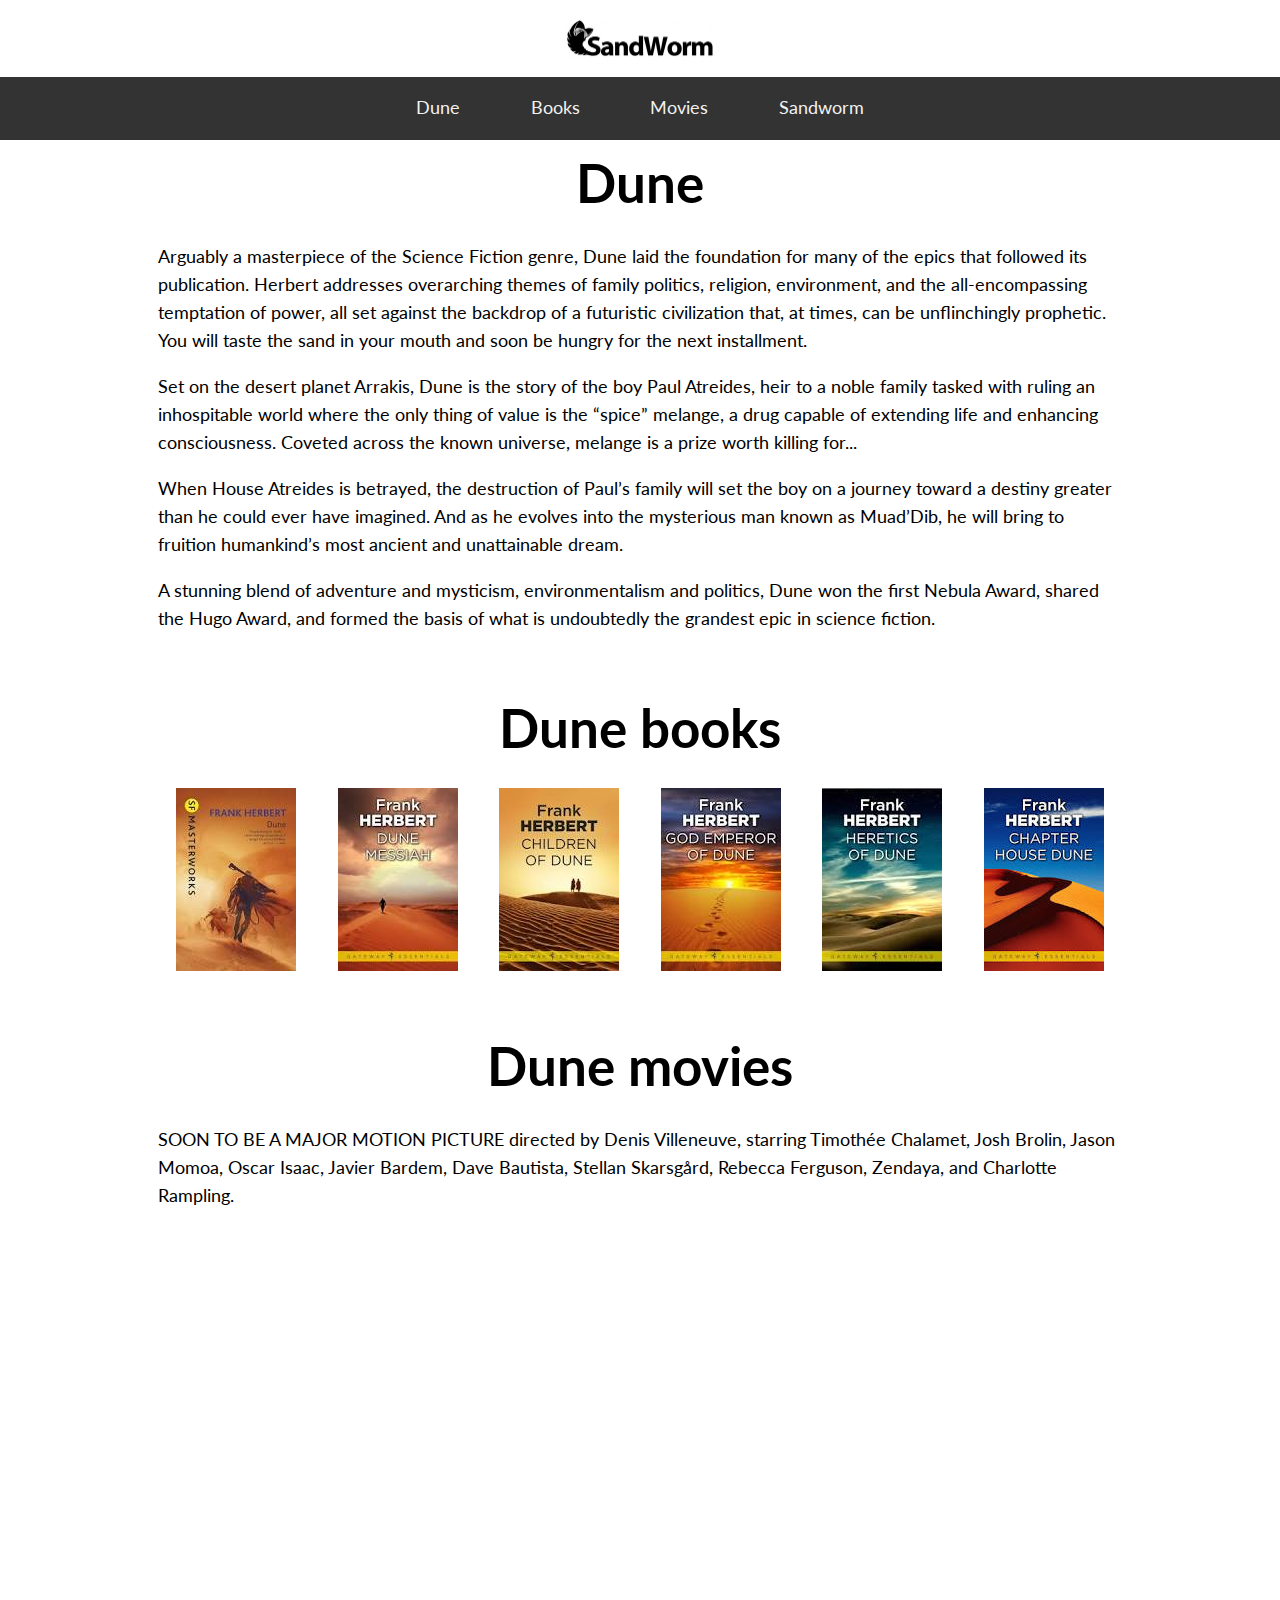
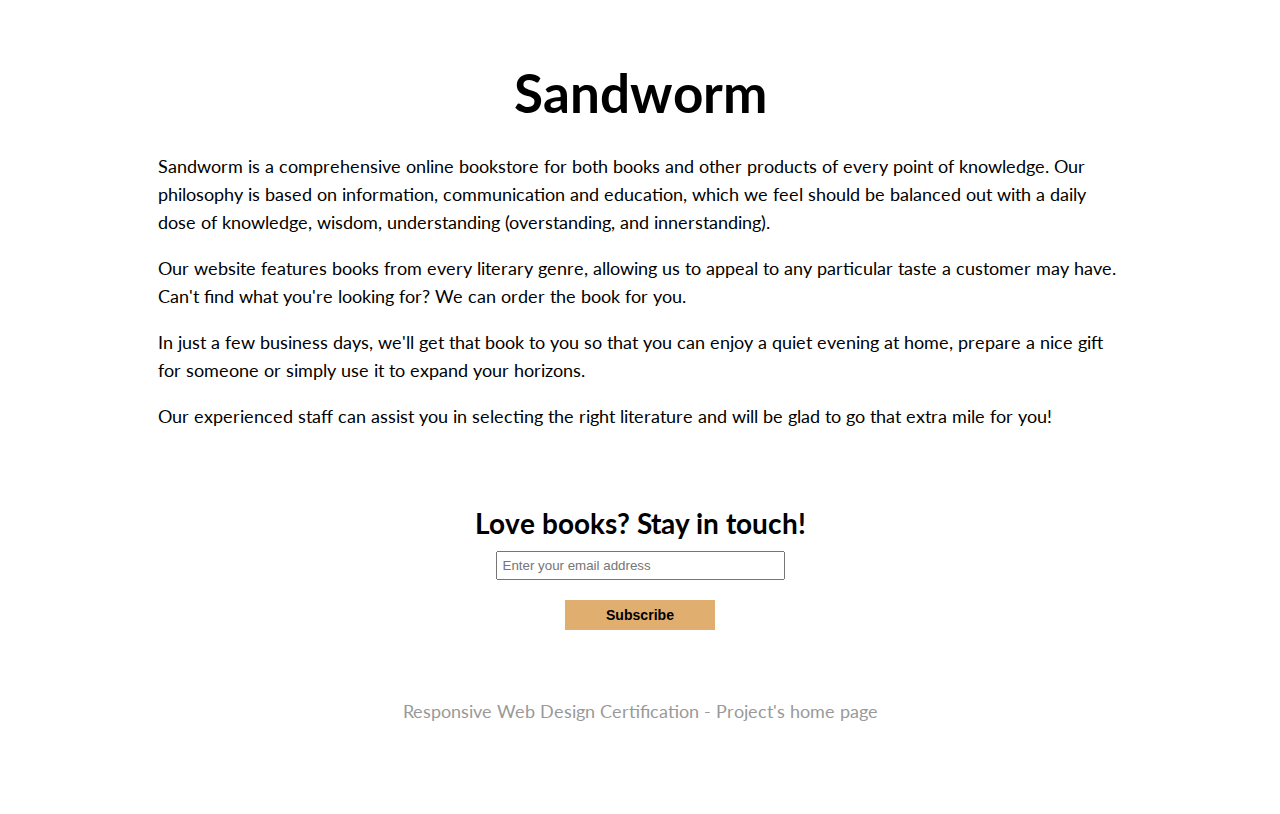
<file: landingpage.html>
<!DOCTYPE html>
<html lang="en">
    
    <head>
        <meta charset="UTF-8">
        <meta http-equiv="X-UA-Compatible" content="IE=edge">
        <meta name="viewport" content="width=device-width, initial-scale=1.0">
        
        <title>Product Landing Page - freecodecamp.org</title>
        
        <link rel="preconnect" href="https://fonts.gstatic.com">
        <link rel="stylesheet" href="https://fonts.googleapis.com/css2?family=Lato:wght@300;400;700&display=swap">
        <link rel="stylesheet" href="css/style-landingpage.css">
    </head>
    
    <body>
        <header id="header">
            <img src="img/landingpage-logo-sand-worm.jpg" alt="sandworm logo" id="header-img">
            <nav id="nav-bar">
                <a class="nav-link" href="#dune">Dune</a>
                <a class="nav-link" href="#books">Books</a>
                <a class="nav-link" href="#movies">Movies</a>
                <a class="nav-link" href="#sandworm">Sandworm</a>
            </nav>
        </header>

        <main>
            <article id="dune">
                <h1>Dune</h1>
                <p>
                    Arguably a masterpiece of the Science Fiction genre, Dune laid the foundation for many of the epics that followed its publication.
                    Herbert addresses overarching themes of family politics, religion, environment, and the all-encompassing temptation of power,
                    all set against the backdrop of a futuristic civilization that, at times, can be unflinchingly prophetic.
                    You will taste the sand in your mouth and soon be hungry for the next installment.
                </p>
                <p>
                    Set on the desert planet Arrakis, Dune is the story of the boy Paul Atreides,
                    heir to a noble family tasked with ruling an inhospitable world where the only thing of value is the “spice” melange,
                    a drug capable of extending life and enhancing consciousness.
                    Coveted across the known universe, melange is a prize worth killing for...
                </p>
                <p>
                    When House Atreides is betrayed, the destruction of Paul’s family will set the boy on a journey toward a destiny greater than he
                    could ever have imagined. And as he evolves into the mysterious man known as Muad’Dib, he will bring to fruition humankind’s most
                    ancient and unattainable dream.
                </p>
                <p>
                    A stunning blend of adventure and mysticism, environmentalism and politics, Dune won the first Nebula Award,
                    shared the Hugo Award, and formed the basis of what is undoubtedly the grandest epic in science fiction.
                </p>
            </article>
            <article id="books">
                <h1>Dune books</h1>
                <div id="book-images">
                    <img src="img/landingpage-01-dune.jpg" alt="Dune">
                    <img src="img/landingpage-02-dune-messiah.jpg" alt="Dune: Messiah">
                    <img src="img/landingpage-03-dune-children-of-dune.jpg" alt="Dune: Children of Dune">
                    <img src="img/landingpage-04-dune-god-emperor-of-dune.jpg" alt="Dune: God Emperor of Dune">
                    <img src="img/landingpage-05-dune-heretics-of-dune.jpg" alt="Dune: Heretics of Dune">
                    <img src="img/landingpage-06-dune-chapterhouse-dune.jpg" alt="Dune: Chapter House Dune">
                </div>
            </article>
            <article id="movies">
                <h1>Dune movies</h1>
                <p>
                    SOON TO BE A MAJOR MOTION PICTURE directed by Denis Villeneuve, starring Timothée Chalamet, Josh Brolin, Jason Momoa, Oscar Isaac,
                    Javier Bardem, Dave Bautista, Stellan Skarsgård, Rebecca Ferguson, Zendaya, and Charlotte Rampling.
                </p>
                <iframe
                    id="video"
                    src="https://www.youtube.com/embed/n9xhJrPXop4"
                    frameborder="0"
                    allow="accelerometer; autoplay; clipboard-write; encrypted-media; gyroscope; picture-in-picture"
                    allowfullscreen>
                </iframe>
            </article>
            <article id="sandworm">
                <h1>Sandworm</h1>
                <p>
                    Sandworm is a comprehensive online bookstore for both books and other products of every point of knowledge.
                    Our philosophy is based on information, communication and education,
                    which we feel should be balanced out with a daily dose of knowledge, wisdom, understanding (overstanding, and innerstanding).
                </p>
                <p>
                    Our website features books from every literary genre, allowing us to appeal to any particular taste a customer may have.
                    Can't find what you're looking for? We can order the book for you.
                </p>
                <p>
                    In just a few business days, we'll get that book to you so that you can enjoy a quiet evening at home,
                    prepare a nice gift for someone or simply use it to expand your horizons.
                </p>
                <p>
                    Our experienced staff can assist you in selecting the right literature and will be glad to go that extra mile for you!
                </p>
                <form id="form" action="https://www.freecodecamp.com/email-submit">
                    <h2>Love books? Stay in touch!</h2>
                    <input
                        name="email"
                        id="email"
                        type="email"
                        placeholder="Enter your email address"
                    />
                    <input id="submit" type="submit" value="Subscribe" class="btn" />
                </form>
            </article>
        </main>

        <footer>
            <a href="index.html">Responsive Web Design Certification - Project's home page</a>
        </footer>
        <script src="https://cdn.freecodecamp.org/testable-projects-fcc/v1/bundle.js"></script>
    </body>

</html>
</file>
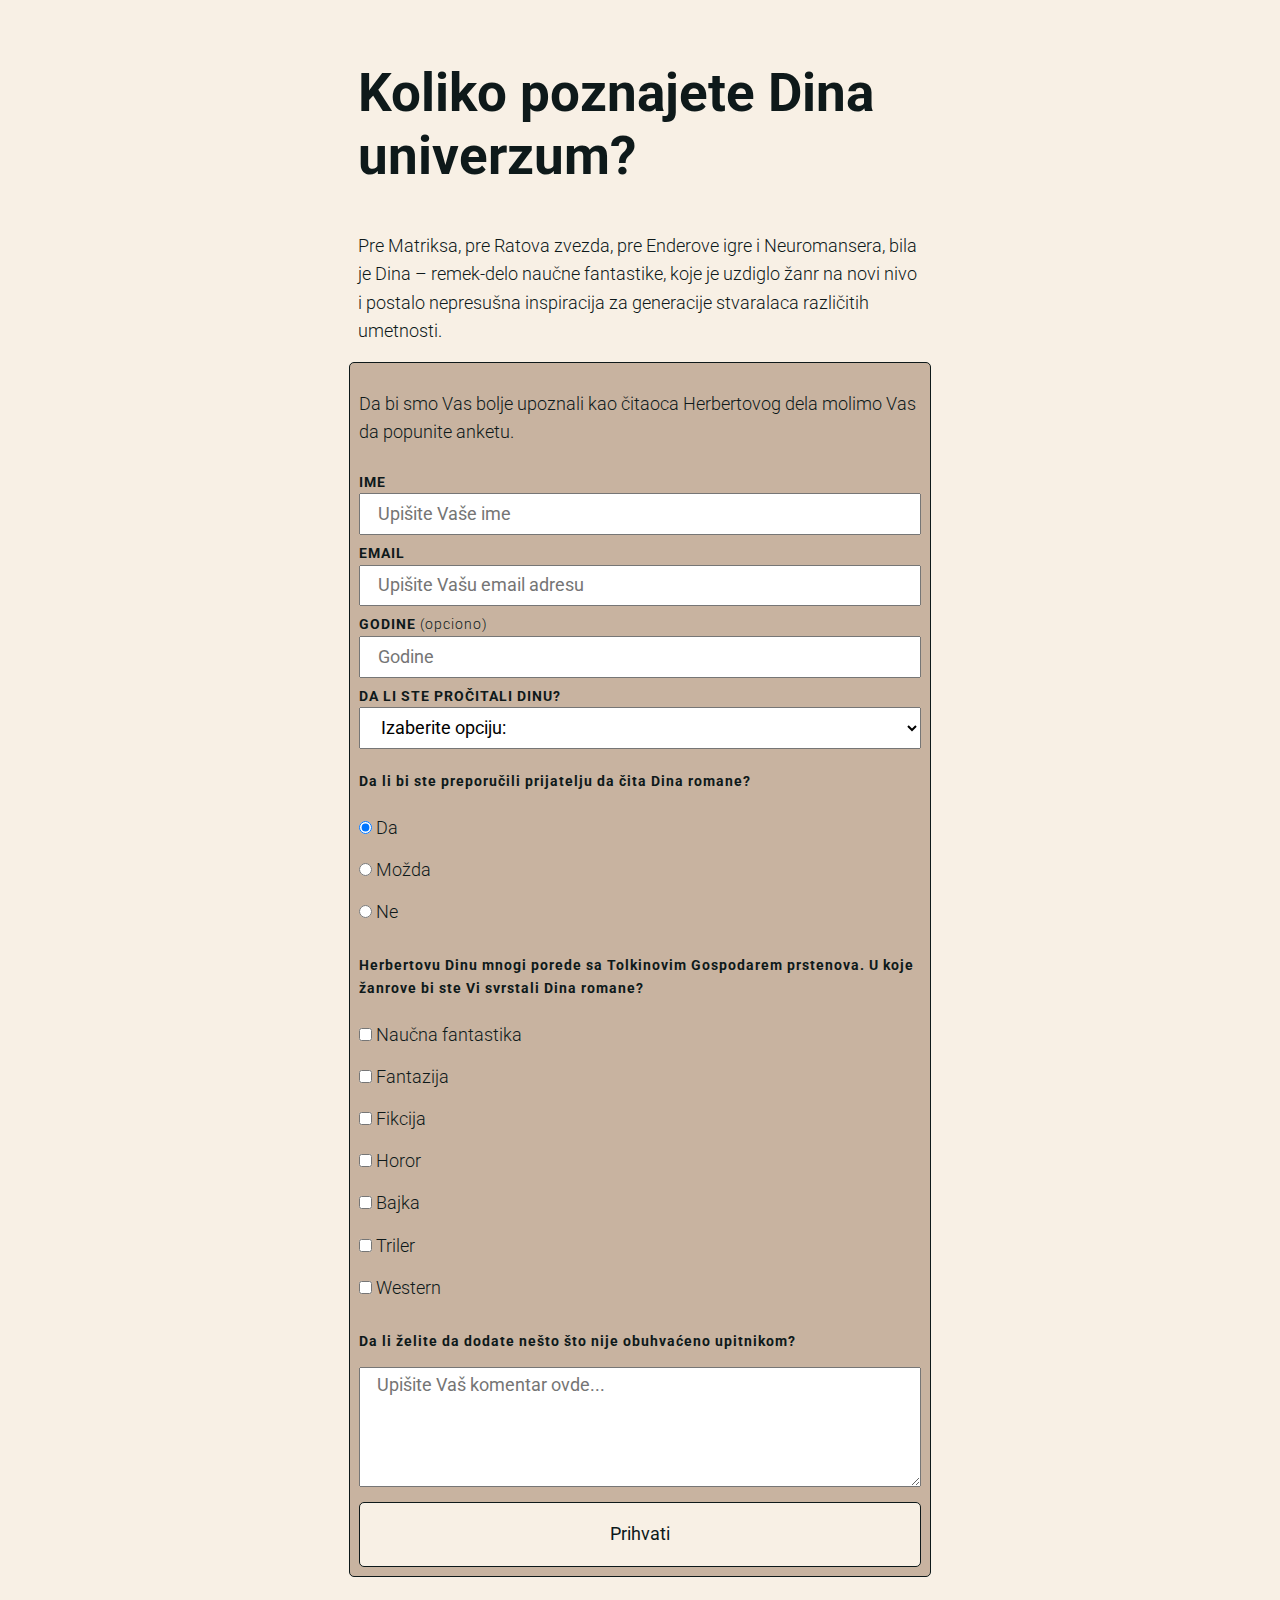
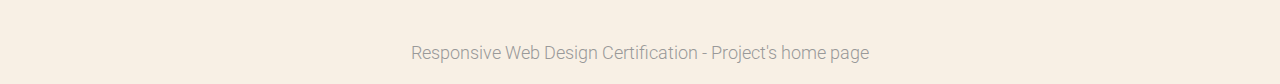
<file: surveyform.html>
<!DOCTYPE html>
<html lang="sh">
    
    <head>
        <meta charset="UTF-8">
        <meta http-equiv="X-UA-Compatible" content="IE=edge">
        <meta name="viewport" content="width=device-width, initial-scale=1.0">
        
        <title>Survey Form - freecodecamp.org</title>
        
        <link rel="preconnect" href="https://fonts.gstatic.com">
        <link rel="stylesheet" href="https://fonts.googleapis.com/css2?family=Roboto:ital,wght@0,300;0,700;1,300&display=swap"> 
        <link rel="stylesheet" href="css/style-surveyform.css">
    </head>
    
    <body>
        <main>
            <h1 id="title">Koliko poznajete Dina univerzum?</h1>
            <p id="description">
                Pre Matriksa, pre Ratova zvezda, pre Enderove igre i Neuromansera, bila je Dina – remek-delo naučne fantastike,
                koje je uzdiglo žanr na novi nivo i postalo nepresušna inspiracija za generacije stvaralaca različitih umetnosti.
            </p>
            <form id="survey-form">
                <p>Da bi smo Vas bolje upoznali kao čitaoca Herbertovog dela molimo Vas da popunite anketu.</p>
                <div class="form-group">
                    <label id="name-label" class="form-label" for="name">IME</label>
                    <input
                        type="text"
                        name="name"
                        id="name"
                        class="form-control"
                        placeholder="Upišite Vaše ime"
                        required
                    />
                </div>
                <div class="form-group">
                    <label id="email-label" class="form-label" for="email">EMAIL</label>
                    <input
                        type="email"
                        name="email"
                        id="email"
                        class="form-control"
                        placeholder="Upišite Vašu email adresu "
                        required
                    />
                </div>
                <div class="form-group">
                    <label id="number-label" class="form-label" for="number">GODINE <span>(opciono)</span></label>
                    <input
                      type="number"
                      name="age"
                      id="number"
                      min="10"
                      max="99"
                      class="form-control"
                      placeholder="Godine"
                    />
                </div>
                <div class="form-group">
                    <label id="label-dropdown" class="form-label" for="dropdown">DA LI STE PROČITALI DINU?</label>
                    <select id="dropdown" name="role" class="form-control" required>
                        <option disabled selected value>Izaberite opciju:</option>
                        <option value="no">Ne</option>
                        <option value="yes">Da - prvi roman</option>
                        <option value="yes-saga">Da - originalnu sagu</option>
                        <option value="yes-all">Da - sagu i nastavke</option>
                    </select>
                </div>
                <div class="form-group">
                    <p class="form-label">Da li bi ste preporučili prijatelju da čita Dina romane?</p>
                    <div class="input-container">
                        <label>
                            <input
                                name="user-recommend"
                                value="yes"
                                type="radio"
                                class="input-radio"
                                checked
                            />
                            Da
                        </label>
                        <label>
                            <input
                                name="user-recommend"
                                value="maybe"
                                type="radio"
                                class="input-radio"
                            />
                            Možda
                        </label>
                        <label>
                            <input
                                name="user-recommend"
                                value="no"
                                type="radio"
                                class="input-radio"
                            />
                            Ne
                        </label>
                    </div>
                </div>
                <div class="form-group">
                    <p class="form-label">Herbertovu Dinu mnogi porede sa Tolkinovim Gospodarem prstenova. U koje žanrove bi ste Vi svrstali Dina romane?</p>
                    <div class="input-container">
                        <label>
                            <input
                                name="prefer"
                                value="sci-fi"
                                type="checkbox"
                                class="input-checkbox"
                            />
                            Naučna fantastika
                        </label>
                        <label>
                            <input
                                name="prefer"
                                value="fantasy"
                                type="checkbox"
                                class="input-checkbox"
                            />
                            Fantazija
                        </label>
                        <label>
                            <input
                                name="prefer"
                                value="fiction"
                                type="checkbox"
                                class="input-checkbox"
                            />
                            Fikcija
                        </label>
                        <label>
                            <input
                                name="prefer"
                                value="horor"
                                type="checkbox"
                                class="input-checkbox"
                            />
                            Horor
                        </label>
                        <label>
                            <input
                                name="prefer"
                                value="fairy-tale"
                                type="checkbox"
                                class="input-checkbox"
                            />
                            Bajka
                        </label>
                        <label>
                            <input
                                name="prefer"
                                value="triler"
                                type="checkbox"
                                class="input-checkbox"
                            />
                            Triler
                        </label>
                        <label>
                            <input
                                name="prefer"
                                value="western"
                                type="checkbox"
                                class="input-checkbox"
                            />
                            Western
                        </label>
                    </div>
                </div>
                <div class="form-group">
                    <p class="form-label">Da li želite da dodate nešto što nije obuhvaćeno upitnikom?</p>
                    <textarea
                        id="comments"
                        name="comment"
                        placeholder="Upišite Vaš komentar ovde..."
                    ></textarea>
                </div>
                <div class="form-group">
                    <button type="submit" id="submit" class="submit-button">Prihvati</button>
                </div>
            </form>
        </main>
        
        <footer>
            <a href="index.html">Responsive Web Design Certification - Project's home page</a>
        </footer>
        <script src="https://cdn.freecodecamp.org/testable-projects-fcc/v1/bundle.js"></script>
    </body>

</html>
</file>
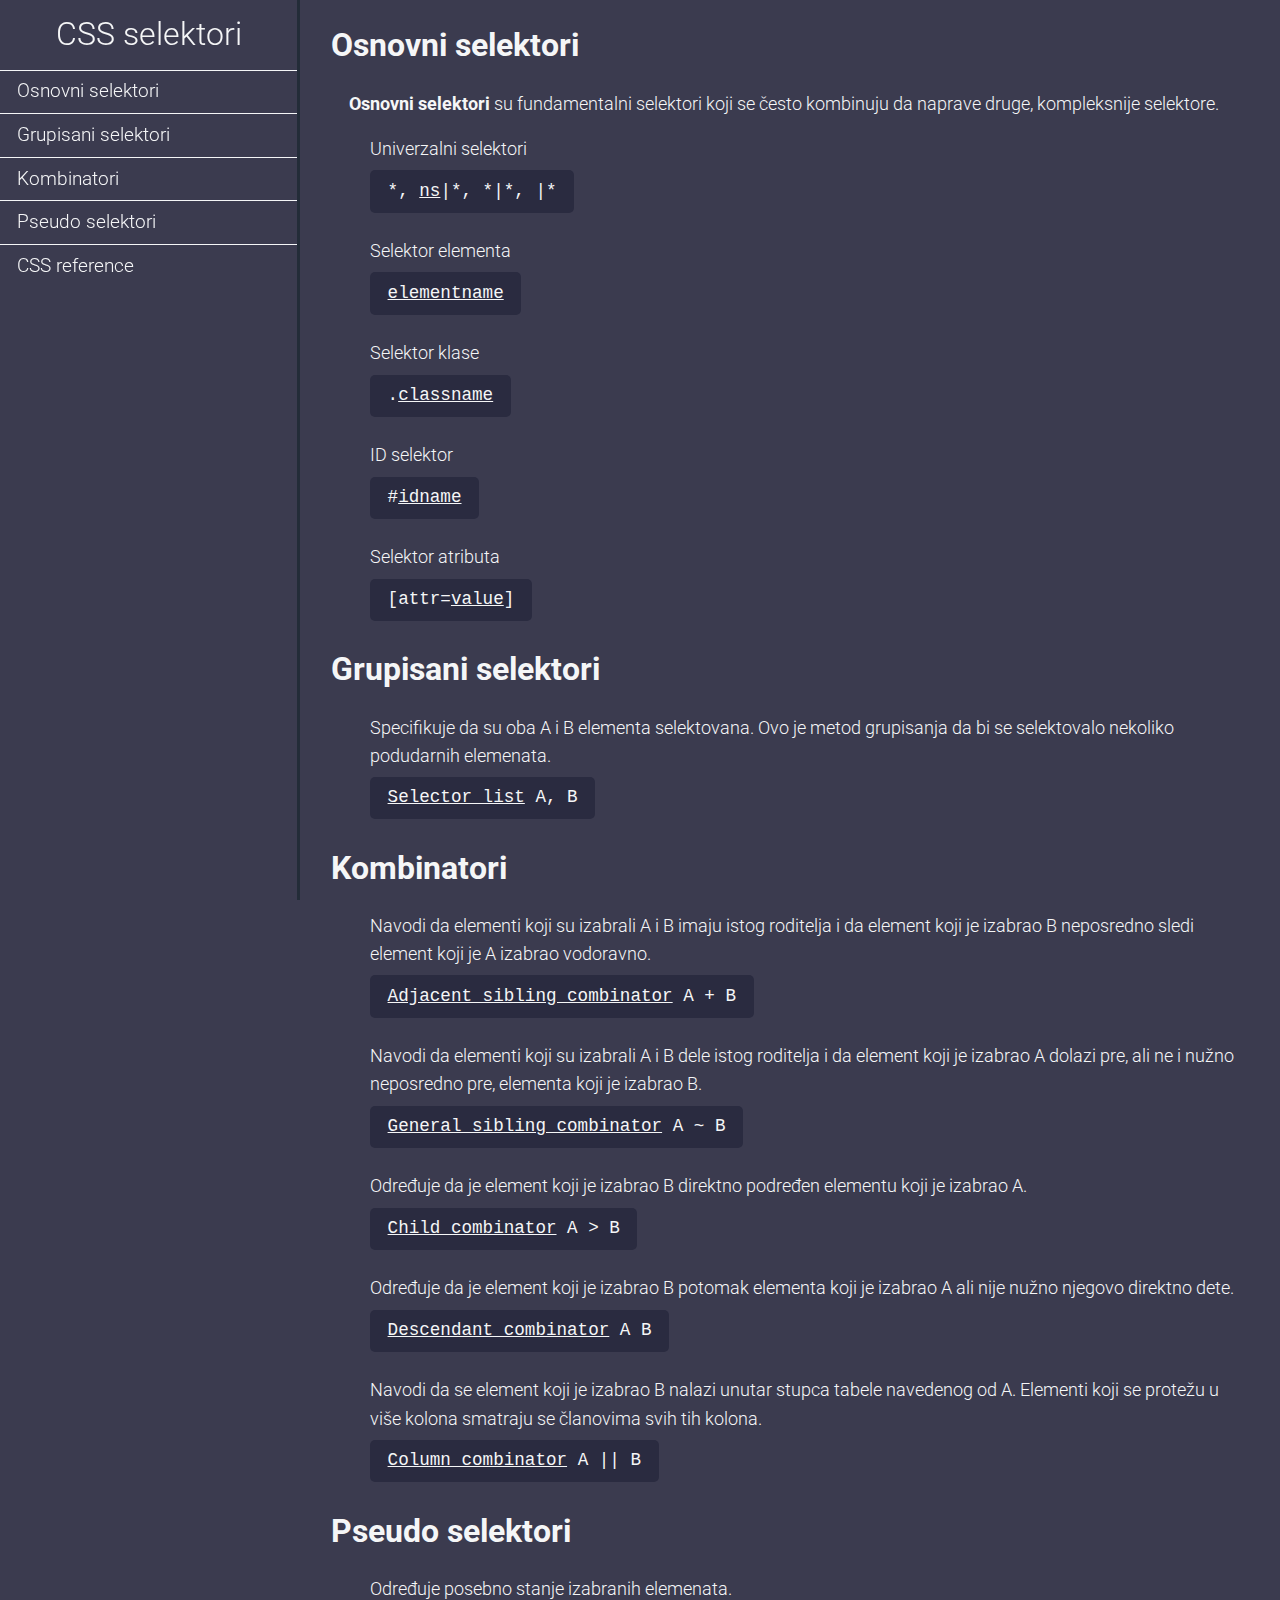
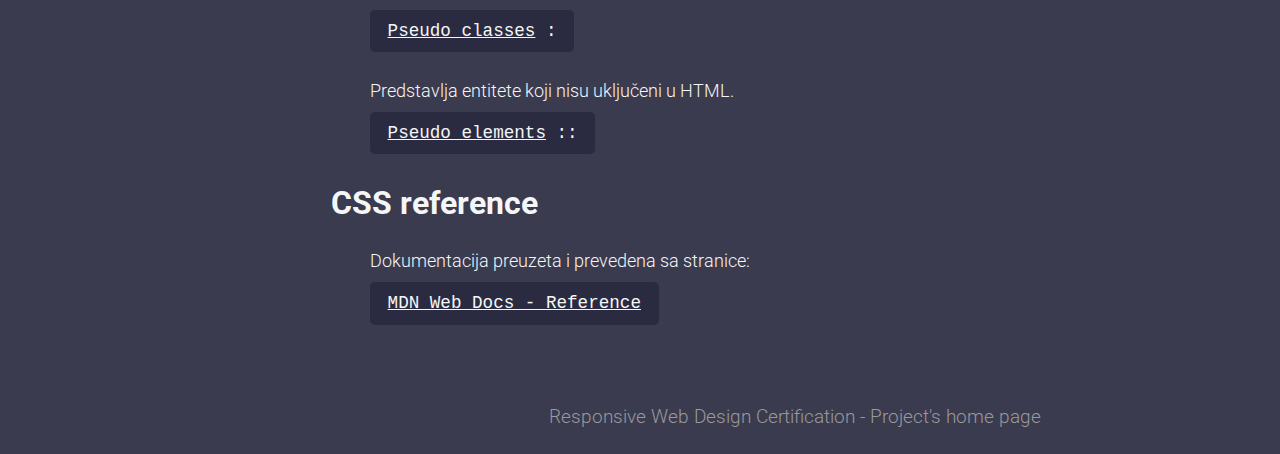
<file: technicaldocumentationpage.html>
<!DOCTYPE html>
<html lang="en">
    
    <head>
        <meta charset="UTF-8">
        <meta http-equiv="X-UA-Compatible" content="IE=edge">
        <meta name="viewport" content="width=device-width, initial-scale=1.0">
        
        <title>Technical Documentation Page - freecodecamp.org</title>
        
        <link rel="preconnect" href="https://fonts.gstatic.com">
        <link rel="stylesheet" href="https://fonts.googleapis.com/css2?family=Roboto:wght@300;700&display=swap">
        <link rel="stylesheet" href="css/style-technicaldocumentationpage.css">
    </head>
    
    <body>
        <nav id="navbar">
            <header>CSS selektori</header>
            <ul>
                <li><a class="nav-link" href="#osnovni_selektori">Osnovni selektori</a></li>
                <li><a class="nav-link" href="#grupisani_selektori">Grupisani selektori</a></li>
                <li><a class="nav-link" href="#kombinatori">Kombinatori</a></li>
                <li><a class="nav-link" href="#pseudo_selektori">Pseudo selektori</a></li>
                <li><a class="nav-link" href="#css_reference">CSS reference</a></li>
            </ul>
        </nav>
        <main id="main-doc">
            <section class="main-section" id="osnovni_selektori">
                <header>Osnovni selektori</header>
                <article>
                    <p>
                        <strong>Osnovni selektori</strong> su fundamentalni selektori koji se često kombinuju da naprave
                        druge, kompleksnije selektore.
                    </p>
                    <ul>
                        <li>
                            <p>Univerzalni selektori</p>
                            <code>*, <u>ns</u>|*, *|*, |*</code>
                        </li>
                        <li>
                            <p>Selektor elementa</p>
                            <code><u>elementname</u></code>
                        </li>
                        <li>
                            <p>Selektor klase</p>
                            <code>.<u>classname</u></code>
                        </li>
                        <li>
                            <p>ID selektor</p>
                            <code>#<u>idname</u></code>
                        </li>
                        <li>
                            <p>Selektor atributa</p>
                            <code>[attr=<u>value</u>]</code>
                        </li>
                    </ul>
                </article>
            </section>
            <section class="main-section" id="grupisani_selektori">
                <header>Grupisani selektori</header>
                <article>
                    <ul>
                        <li>
                            <p>
                                Specifikuje da su oba A i B elementa selektovana.
                                Ovo je metod grupisanja da bi se selektovalo nekoliko podudarnih elemenata.
                            </p>
                            <code><u>Selector list</u> A, B</code>
                        </li>
                    </ul>
                </article>
            </section>
            <section class="main-section" id="kombinatori">
                <header>Kombinatori</header>
                <article>
                    <ul>
                        <li>
                            <p>
                                Navodi da elementi koji su izabrali A i B imaju istog roditelja i da element koji je izabrao B
                                neposredno sledi element koji je A izabrao vodoravno.
                            </p>
                            <code><u>Adjacent sibling combinator</u> A + B</code>
                        </li>
                        <li>
                            <p>
                                Navodi da elementi koji su izabrali A i B dele istog roditelja i da element koji je izabrao A
                                dolazi pre, ali ne i nužno neposredno pre, elementa koji je izabrao B.
                            </p>
                            <code><u>General sibling combinator</u> A ~ B</code>
                        </li>
                        <li>
                            <p>
                                Određuje da je element koji je izabrao B direktno podređen elementu koji je izabrao A.
                            </p>
                            <code><u>Child combinator</u> A > B</code>
                        </li>
                        <li>
                            <p>
                                Određuje da je element koji je izabrao B potomak elementa koji je izabrao A ali
                                nije nužno njegovo direktno dete.
                            </p>
                            <code><u>Descendant combinator</u> A B</code>
                        </li>
                        <li>
                            <p>
                                Navodi da se element koji je izabrao B nalazi unutar stupca tabele navedenog od A.
                                Elementi koji se protežu u više kolona smatraju se članovima svih tih kolona.
                            </p>
                            <code><u>Column combinator</u> A || B</code>
                        </li>
                    </ul>
                </article>
            </section>
            <section class="main-section" id="pseudo_selektori">
                <header>Pseudo selektori</header>
                <article>
                    <ul>
                        <li>
                            <p>Određuje posebno stanje izabranih elemenata.</p>
                            <code><u>Pseudo classes</u> :</code>
                        </li>
                        <li>
                            <p>Predstavlja entitete koji nisu uključeni u HTML.</p>
                            <code><u>Pseudo elements</u> ::</code>
                        </li>
                    </ul>
                </article>
            </section>
            <section class="main-section" id="css_reference">
                <header>CSS reference</header>
                <article>
                    <ul>
                        <li>
                            <p>Dokumentacija preuzeta i prevedena sa stranice:</p>
                            <code><a href="https://developer.mozilla.org/en-US/docs/Web/CSS/Reference" target="_blank"><u>MDN Web Docs - Reference</u></a></code>
                        </li>
                    </ul>
                </article>
            </section>
            <footer>
                <a href="index.html">Responsive Web Design Certification - Project's home page</a>
            </footer>
        </main>
        
        <script src="https://cdn.freecodecamp.org/testable-projects-fcc/v1/bundle.js"></script>
    </body>

</html>
</file>
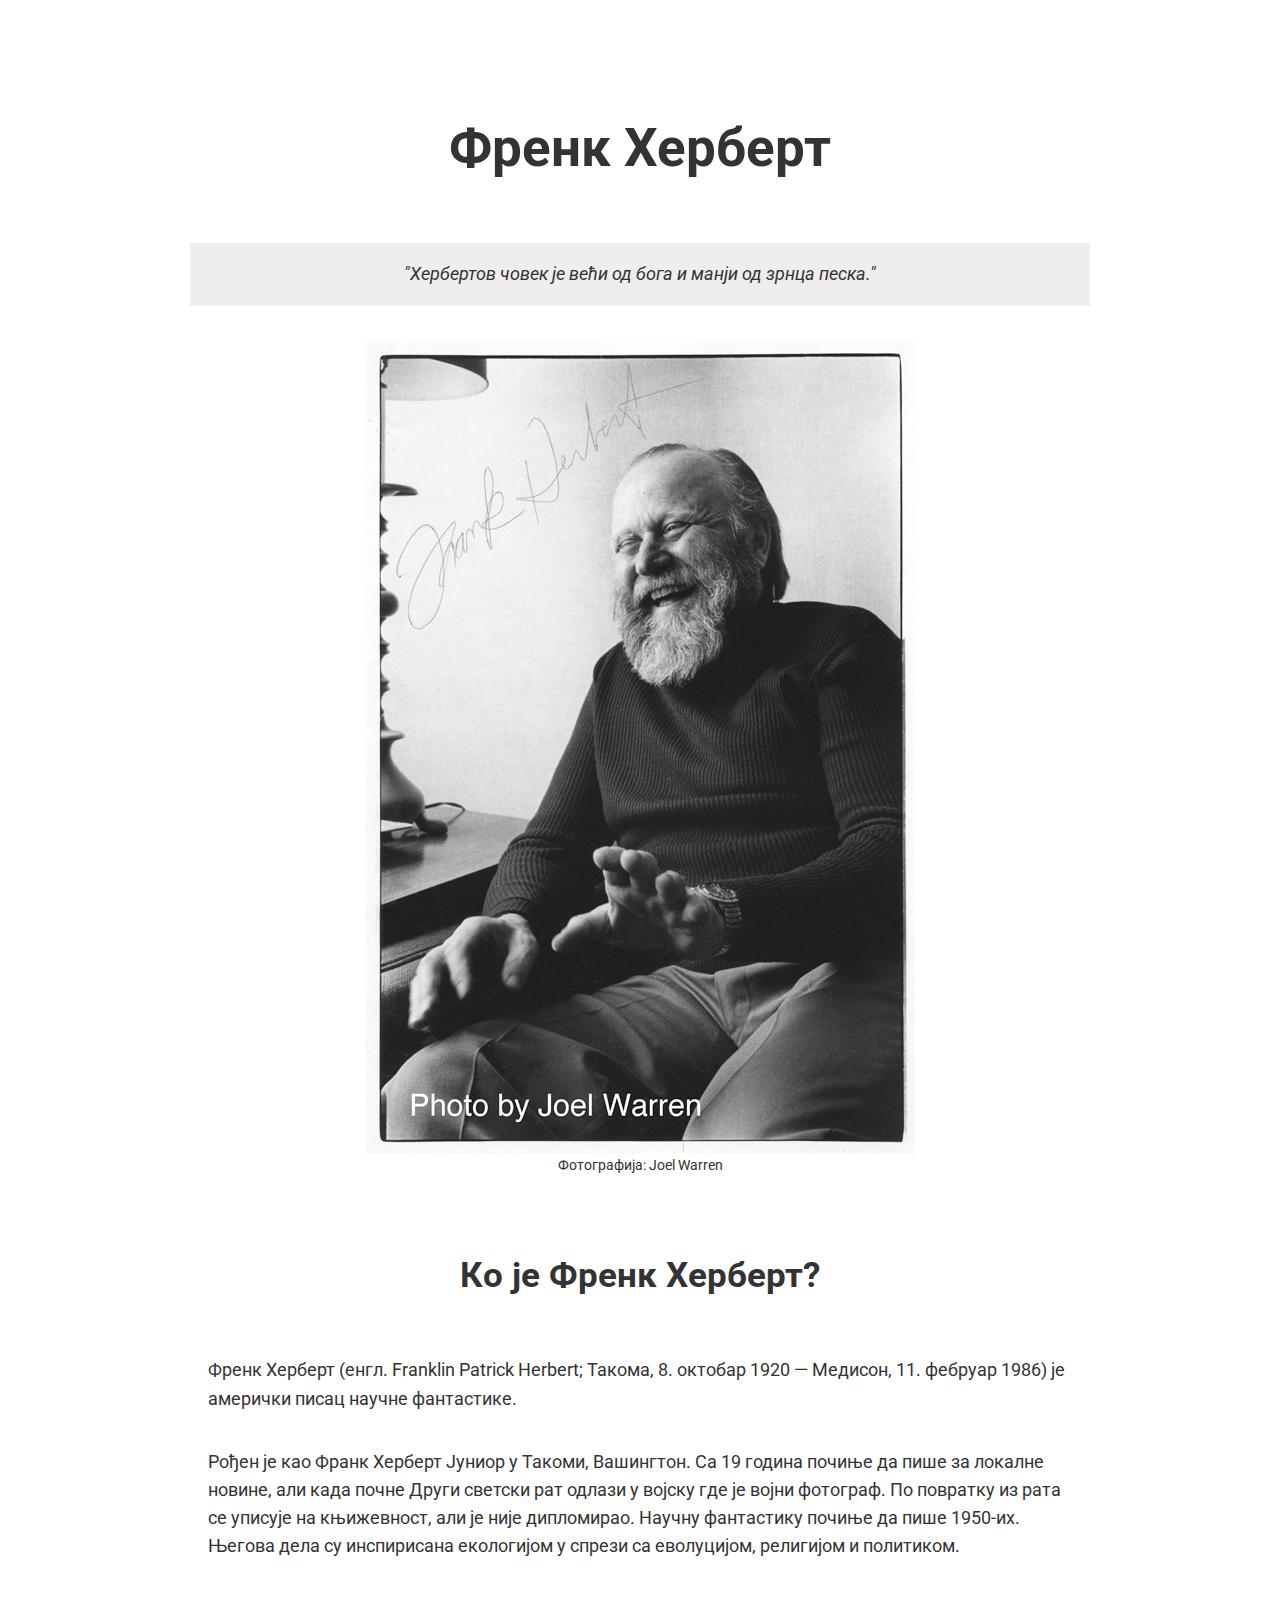
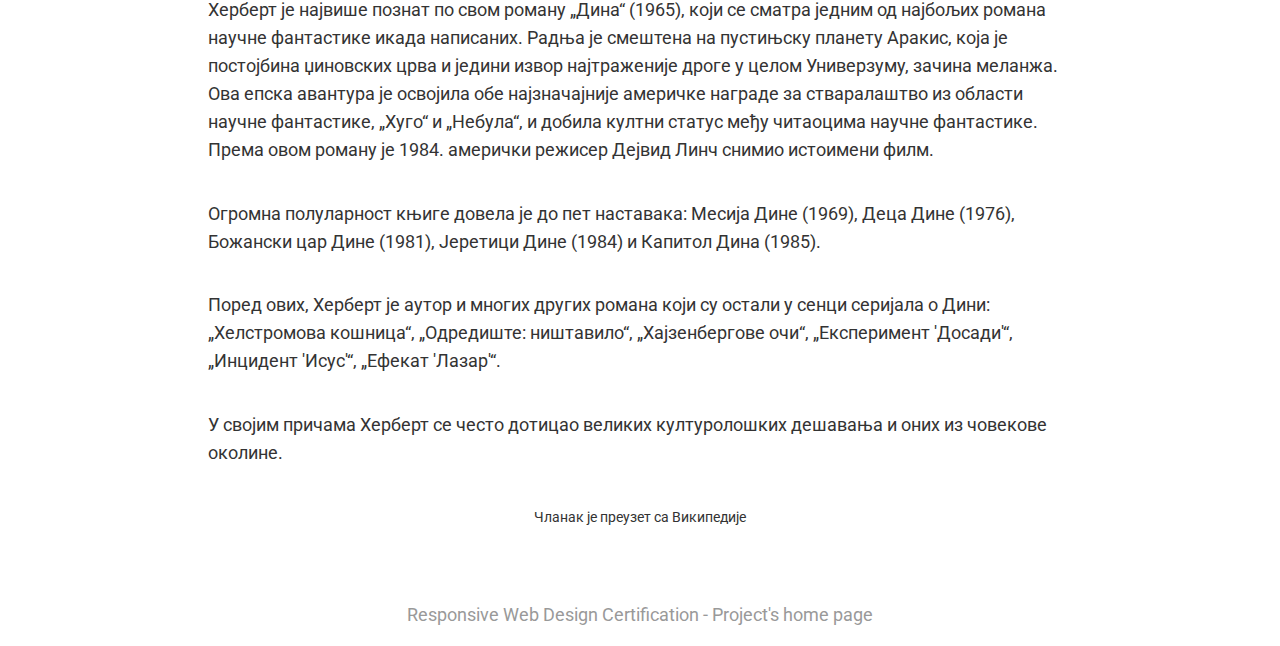
<file: tributepage.html>
<!DOCTYPE html>

<html lang="sr">

    <head>
        <meta charset="UTF-8">
        <meta http-equiv="X-UA-Compatible" content="IE=edge">
        <meta name="viewport" content="width=device-width, initial-scale=1.0">
        
        <title>Tribute Page - freecodecamp.org</title>

        <link rel="preconnect" href="https://fonts.gstatic.com">
        <link rel="stylesheet" href="https://fonts.googleapis.com/css2?family=Roboto:ital,wght@0,300;0,700;1,300&display=swap"> 
        <link rel="stylesheet" href="css/style-tributepage.css">
    </head>
    
    <body>
        <main id="main">
            <h1 id="title">Френк Херберт</h1>
            <blockquote>"Хербертов човек је већи од бога и манји од зрнца песка."</blockquote>
            <figure id="img-div">
                <img id="image" src="img/tributepage-frank-herbert.jpg" alt="Frank Herbert">
                <figurecaption id="img-caption">
                    Фотографија: Joel Warren
                </figurecaption>
            </figure>
            <section id="tribute-info">
                <h2>Ко је Френк Херберт?</h2>
                <p>
                    Френк Херберт (енгл. Franklin Patrick Herbert; Такома, 8. октобар 1920 — Медисон, 11. фебруар 1986) је амерички писац научне фантастике.
                </p>
                <p>
                    Рођен је као Франк Херберт Јуниор у Такоми, Вашингтон.
                    Са 19 година почиње да пише за локалне новине, али када почне Други светски рат одлази у војску где је војни фотограф.
                    По повратку из рата се уписује на књижевност, али је није дипломирао. Научну фантастику почиње да пише 1950-их.
                    Његова дела су инспирисана екологијом у спрези са еволуцијом, религијом и политиком.
                </p>
                <p>
                    Херберт је највише познат по свом роману „Дина“ (1965),
                    који се сматра једним од најбољих романа научне фантастике икада написаних.
                    Радња је смештена на пустињску планету Аракис, која је постојбина џиновских црва и
                    једини извор најтраженије дроге у целом Универзуму, зачина меланжа.
                    Ова епска авантура је освојила обе најзначајније америчке награде за стваралаштво из области научне фантастике,
                    „Хуго“ и „Небула“, и добила култни статус међу читаоцима научне фантастике.
                    Према овом роману је 1984. амерички режисер Дејвид Линч снимио истоимени филм.
                </p>
                <p>
                    Огромна полуларност књиге довела је до пет наставака:
                    Месија Дине (1969), Деца Дине (1976), Божански цар Дине (1981), Јеретици Дине (1984) и Капитол Дина (1985).
                </p>
                <p>
                    Поред ових, Херберт је аутор и многих других романа који су остали у сенци серијала о Дини:
                    „Хелстромова кошница“, „Одредиште: ништавило“, „Хајзенбергове очи“, „Експеримент 'Досади'“, „Инцидент 'Исус'“, „Ефекат 'Лазар'“.
                </p>
                <p>
                    У својим причама Херберт се често дотицао великих културолошких дешавања и оних из човекове околине.
                </p>
                <p class="p-center">
                    <a id="tribute-link" href="https://sr.wikipedia.org/wiki/Френк_Херберт" target="_blank">
                        Чланак је преузет са Википедије
                    </a>
                </p>
            </section>
        </main>

        <footer>
            <a href="index.html">Responsive Web Design Certification - Project's home page</a>
        </footer>
        <script src="https://cdn.freecodecamp.org/testable-projects-fcc/v1/bundle.js"></script>

    </body>
</html>
</file>
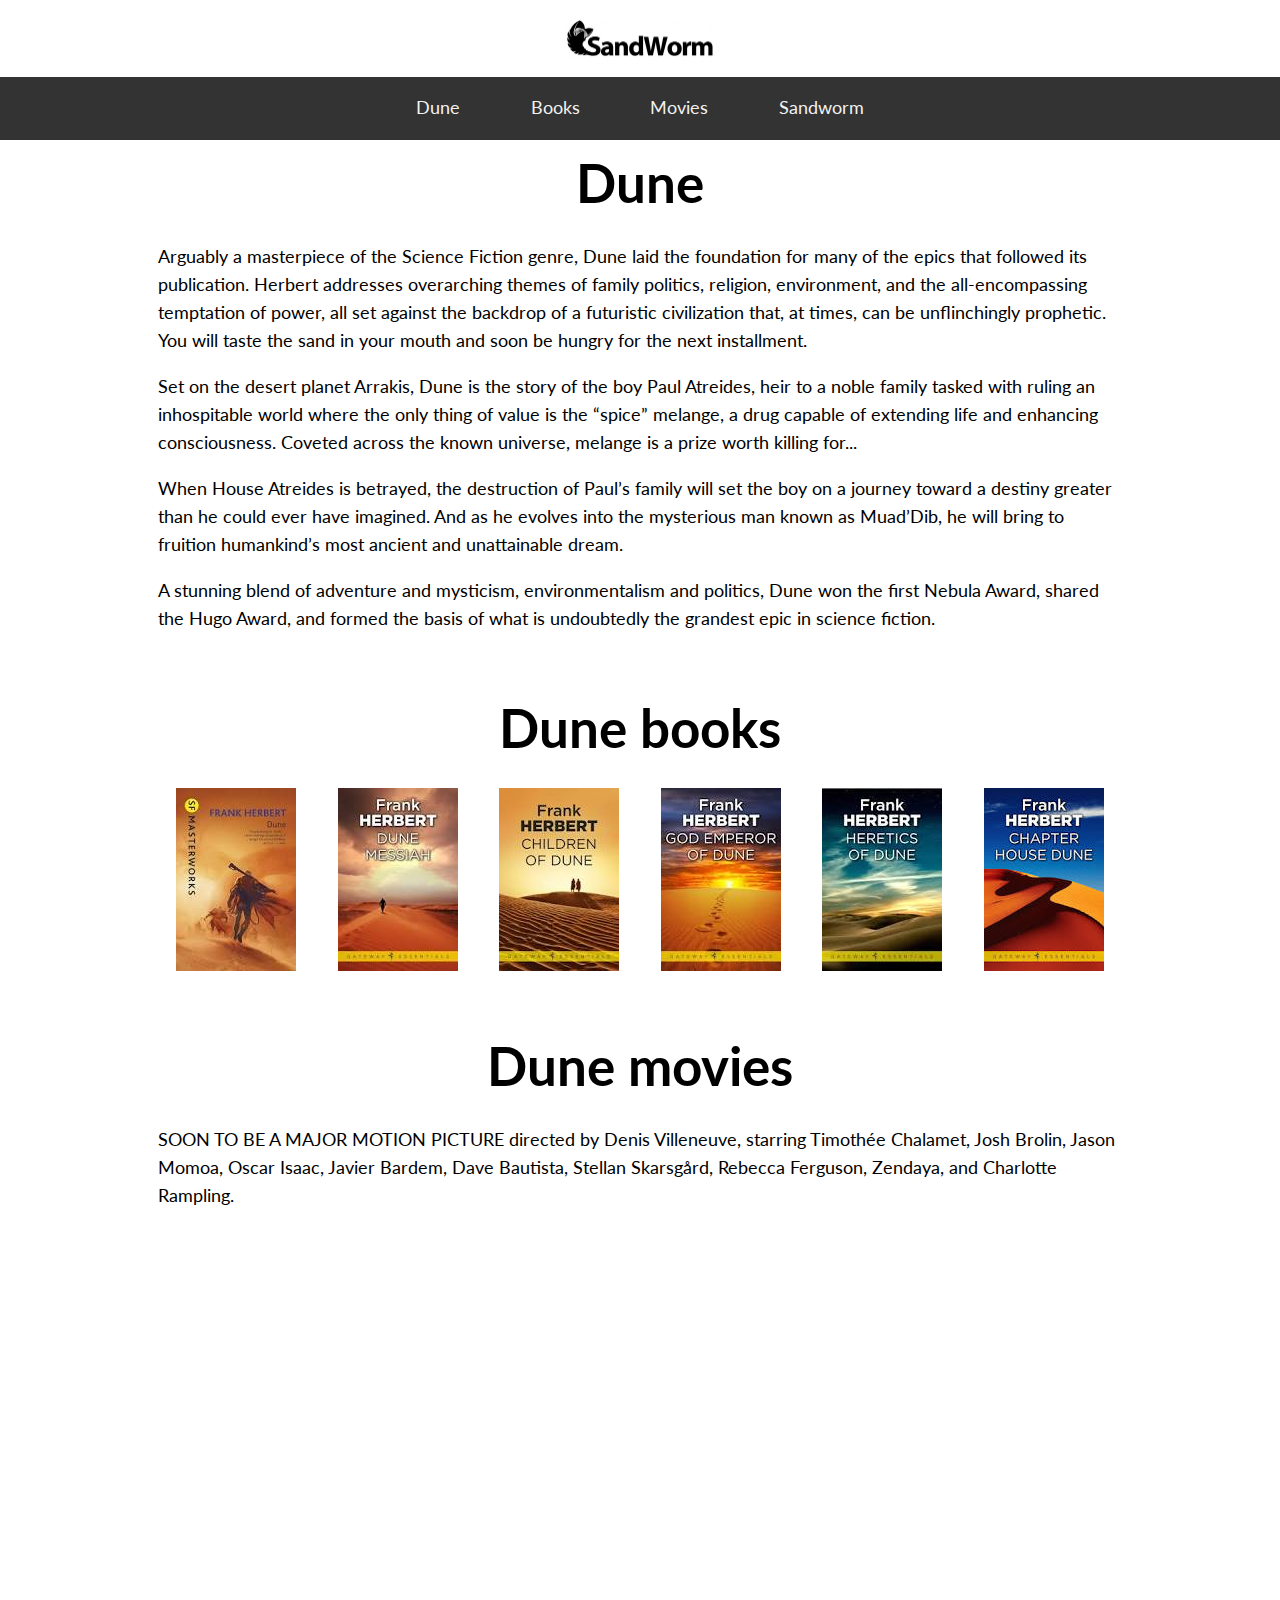
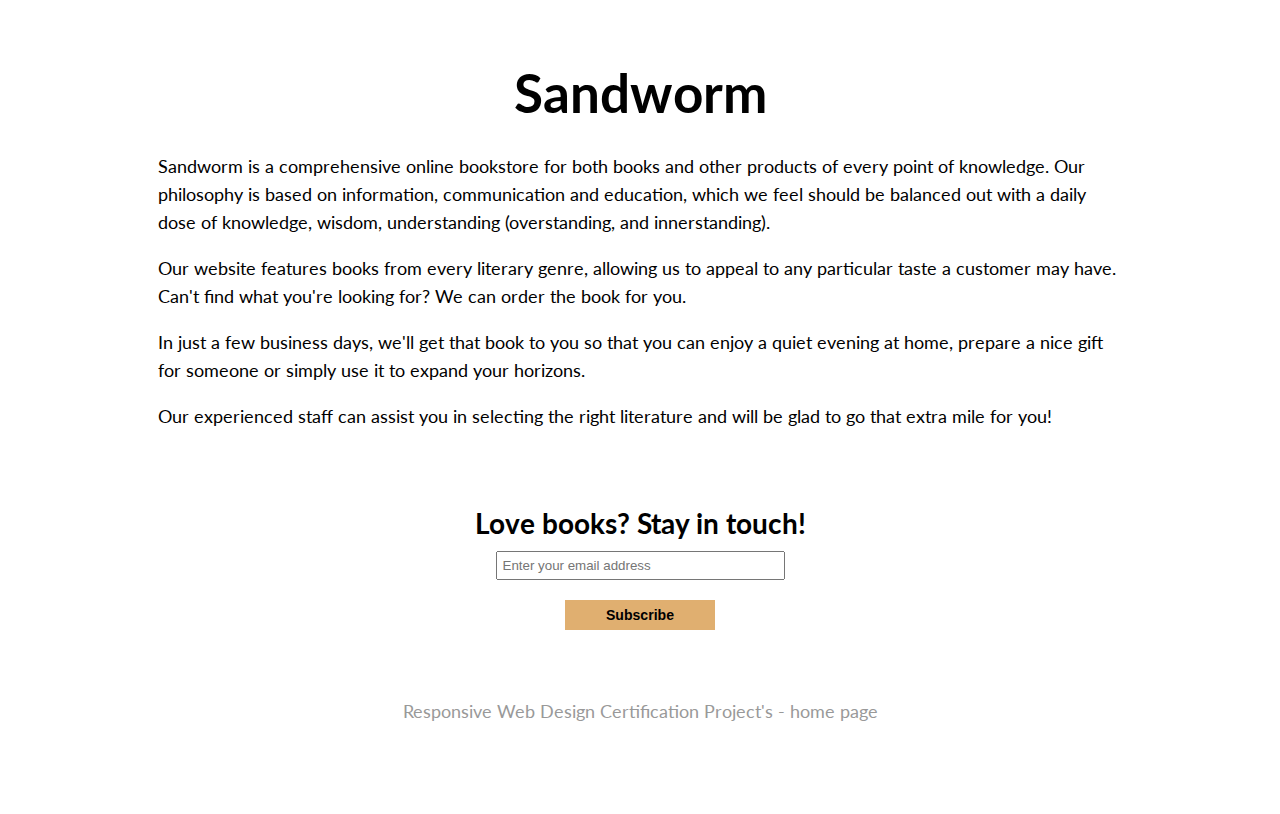
<file: responsivewebdesign/landingpage.html>
<!DOCTYPE html>
<html lang="en">
    
    <head>
        <meta charset="UTF-8">
        <meta http-equiv="X-UA-Compatible" content="IE=edge">
        <meta name="viewport" content="width=device-width, initial-scale=1.0">
        
        <title>Product Landing Page - freecodecamp.org</title>
        
        <link rel="preconnect" href="https://fonts.gstatic.com">
        <link rel="stylesheet" href="https://fonts.googleapis.com/css2?family=Lato:wght@300;400;700&display=swap">
        <link rel="stylesheet" href="css/style-landingpage.css">
    </head>
    
    <body>
        <header id="header">
            <img src="img/landingpage-logo-sand-worm.jpg" alt="sandworm logo" id="header-img">
            <nav id="nav-bar">
                <a class="nav-link" href="#dune">Dune</a>
                <a class="nav-link" href="#books">Books</a>
                <a class="nav-link" href="#movies">Movies</a>
                <a class="nav-link" href="#sandworm">Sandworm</a>
            </nav>
        </header>

        <main>
            <article id="dune">
                <h1>Dune</h1>
                <p>
                    Arguably a masterpiece of the Science Fiction genre, Dune laid the foundation for many of the epics that followed its publication.
                    Herbert addresses overarching themes of family politics, religion, environment, and the all-encompassing temptation of power,
                    all set against the backdrop of a futuristic civilization that, at times, can be unflinchingly prophetic.
                    You will taste the sand in your mouth and soon be hungry for the next installment.
                </p>
                <p>
                    Set on the desert planet Arrakis, Dune is the story of the boy Paul Atreides,
                    heir to a noble family tasked with ruling an inhospitable world where the only thing of value is the “spice” melange,
                    a drug capable of extending life and enhancing consciousness.
                    Coveted across the known universe, melange is a prize worth killing for...
                </p>
                <p>
                    When House Atreides is betrayed, the destruction of Paul’s family will set the boy on a journey toward a destiny greater than he
                    could ever have imagined. And as he evolves into the mysterious man known as Muad’Dib, he will bring to fruition humankind’s most
                    ancient and unattainable dream.
                </p>
                <p>
                    A stunning blend of adventure and mysticism, environmentalism and politics, Dune won the first Nebula Award,
                    shared the Hugo Award, and formed the basis of what is undoubtedly the grandest epic in science fiction.
                </p>
            </article>
            <article id="books">
                <h1>Dune books</h1>
                <div id="book-images">
                    <img src="img/landingpage-01-dune.jpg" alt="Dune">
                    <img src="img/landingpage-02-dune-messiah.jpg" alt="Dune: Messiah">
                    <img src="img/landingpage-03-dune-children-of-dune.jpg" alt="Dune: Children of Dune">
                    <img src="img/landingpage-04-dune-god-emperor-of-dune.jpg" alt="Dune: God Emperor of Dune">
                    <img src="img/landingpage-05-dune-heretics-of-dune.jpg" alt="Dune: Heretics of Dune">
                    <img src="img/landingpage-06-dune-chapterhouse-dune.jpg" alt="Dune: Chapter House Dune">
                </div>
            </article>
            <article id="movies">
                <h1>Dune movies</h1>
                <p>
                    SOON TO BE A MAJOR MOTION PICTURE directed by Denis Villeneuve, starring Timothée Chalamet, Josh Brolin, Jason Momoa, Oscar Isaac,
                    Javier Bardem, Dave Bautista, Stellan Skarsgård, Rebecca Ferguson, Zendaya, and Charlotte Rampling.
                </p>
                <iframe
                    id="video"
                    src="https://www.youtube.com/embed/n9xhJrPXop4"
                    frameborder="0"
                    allow="accelerometer; autoplay; clipboard-write; encrypted-media; gyroscope; picture-in-picture"
                    allowfullscreen>
                </iframe>
            </article>
            <article id="sandworm">
                <h1>Sandworm</h1>
                <p>
                    Sandworm is a comprehensive online bookstore for both books and other products of every point of knowledge.
                    Our philosophy is based on information, communication and education,
                    which we feel should be balanced out with a daily dose of knowledge, wisdom, understanding (overstanding, and innerstanding).
                </p>
                <p>
                    Our website features books from every literary genre, allowing us to appeal to any particular taste a customer may have.
                    Can't find what you're looking for? We can order the book for you.
                </p>
                <p>
                    In just a few business days, we'll get that book to you so that you can enjoy a quiet evening at home,
                    prepare a nice gift for someone or simply use it to expand your horizons.
                </p>
                <p>
                    Our experienced staff can assist you in selecting the right literature and will be glad to go that extra mile for you!
                </p>
                <form id="form" action="https://www.freecodecamp.com/email-submit">
                    <h2>Love books? Stay in touch!</h2>
                    <input
                        name="email"
                        id="email"
                        type="email"
                        placeholder="Enter your email address"
                    />
                    <input id="submit" type="submit" value="Subscribe" class="btn" />
                </form>
            </article>
        </main>

        <footer>
            <a href="../index.html">Responsive Web Design Certification Project's - home page</a>
        </footer>
        <script src="https://cdn.freecodecamp.org/testable-projects-fcc/v1/bundle.js"></script>
    </body>

</html>
</file>
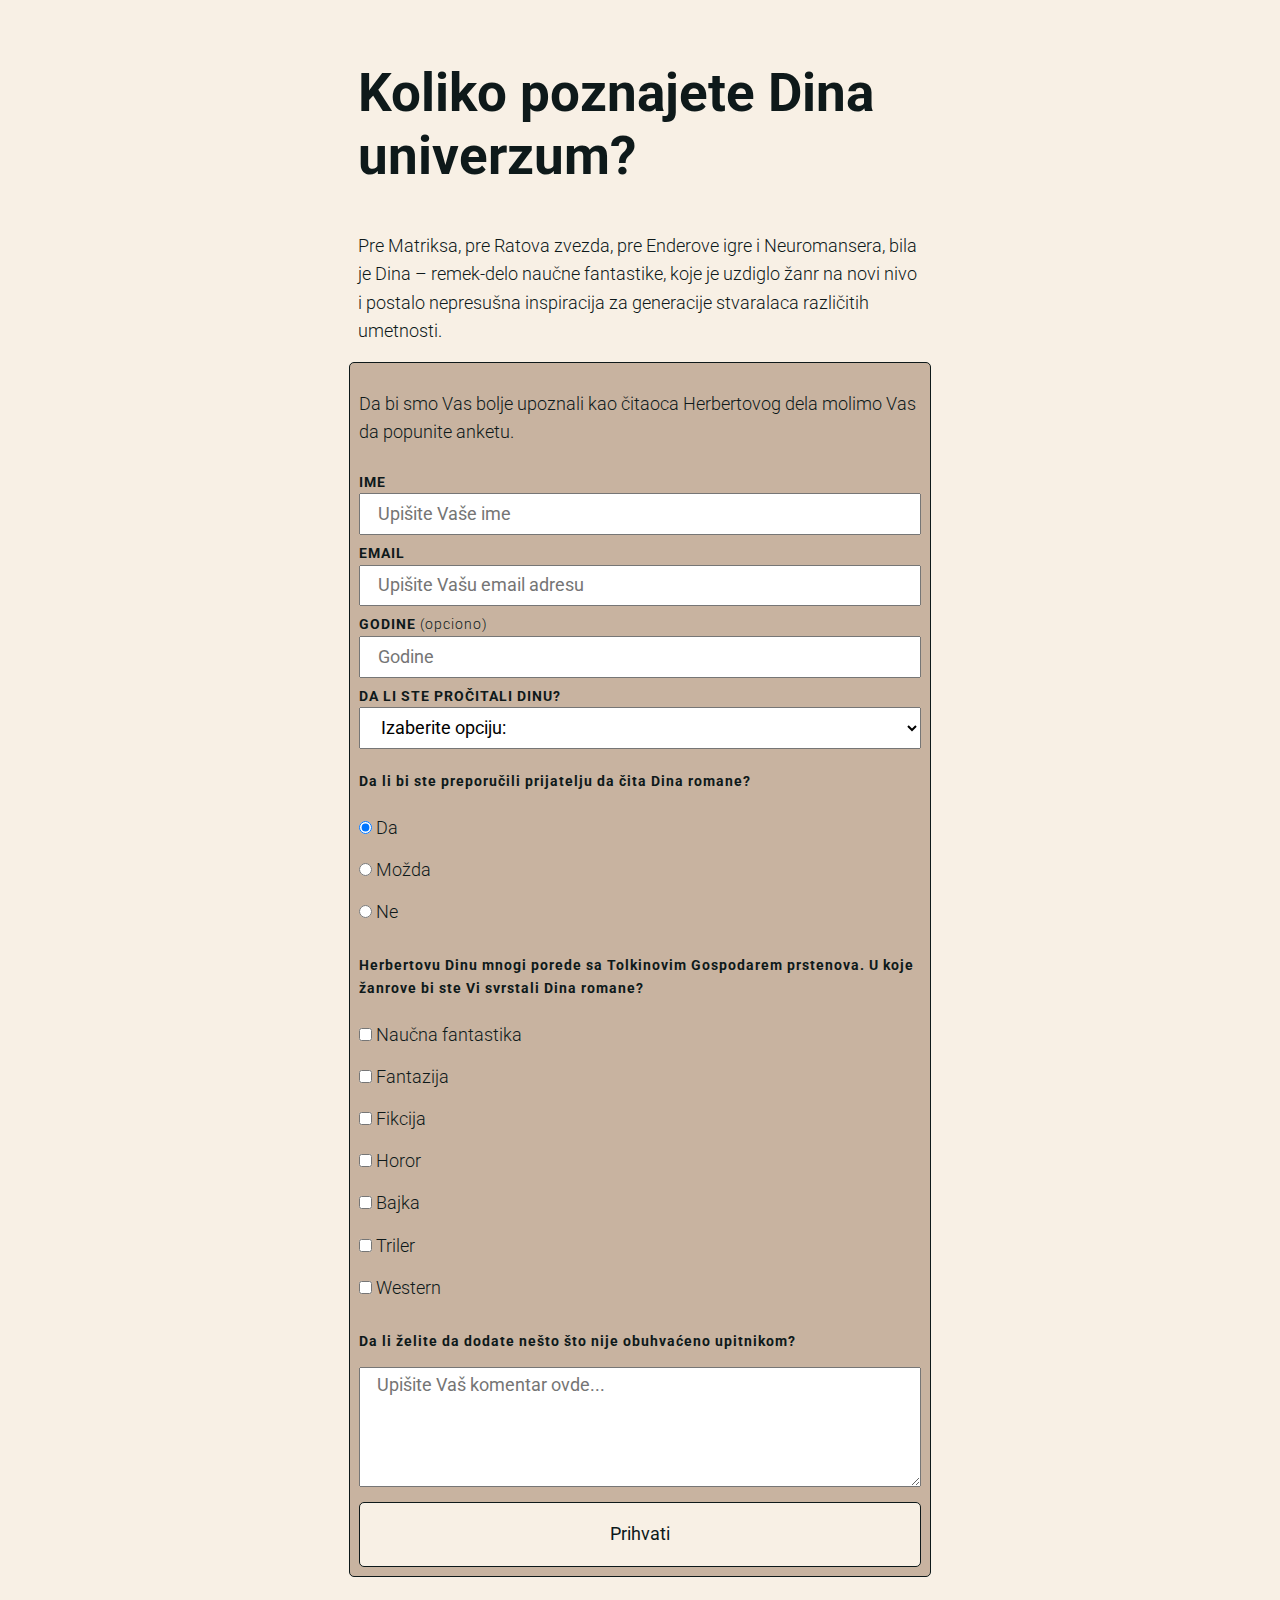
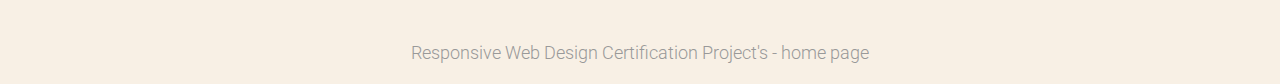
<file: responsivewebdesign/surveyform.html>
<!DOCTYPE html>
<html lang="sh">
    
    <head>
        <meta charset="UTF-8">
        <meta http-equiv="X-UA-Compatible" content="IE=edge">
        <meta name="viewport" content="width=device-width, initial-scale=1.0">
        
        <title>Survey Form - freecodecamp.org</title>
        
        <link rel="preconnect" href="https://fonts.gstatic.com">
        <link rel="stylesheet" href="https://fonts.googleapis.com/css2?family=Roboto:ital,wght@0,300;0,700;1,300&display=swap"> 
        <link rel="stylesheet" href="css/style-surveyform.css">
    </head>
    
    <body>
        <main>
            <h1 id="title">Koliko poznajete Dina univerzum?</h1>
            <p id="description">
                Pre Matriksa, pre Ratova zvezda, pre Enderove igre i Neuromansera, bila je Dina – remek-delo naučne fantastike,
                koje je uzdiglo žanr na novi nivo i postalo nepresušna inspiracija za generacije stvaralaca različitih umetnosti.
            </p>
            <form id="survey-form">
                <p>Da bi smo Vas bolje upoznali kao čitaoca Herbertovog dela molimo Vas da popunite anketu.</p>
                <div class="form-group">
                    <label id="name-label" class="form-label" for="name">IME</label>
                    <input
                        type="text"
                        name="name"
                        id="name"
                        class="form-control"
                        placeholder="Upišite Vaše ime"
                        required
                    />
                </div>
                <div class="form-group">
                    <label id="email-label" class="form-label" for="email">EMAIL</label>
                    <input
                        type="email"
                        name="email"
                        id="email"
                        class="form-control"
                        placeholder="Upišite Vašu email adresu "
                        required
                    />
                </div>
                <div class="form-group">
                    <label id="number-label" class="form-label" for="number">GODINE <span>(opciono)</span></label>
                    <input
                      type="number"
                      name="age"
                      id="number"
                      min="10"
                      max="99"
                      class="form-control"
                      placeholder="Godine"
                    />
                </div>
                <div class="form-group">
                    <label id="label-dropdown" class="form-label" for="dropdown">DA LI STE PROČITALI DINU?</label>
                    <select id="dropdown" name="role" class="form-control" required>
                        <option disabled selected value>Izaberite opciju:</option>
                        <option value="no">Ne</option>
                        <option value="yes">Da - prvi roman</option>
                        <option value="yes-saga">Da - originalnu sagu</option>
                        <option value="yes-all">Da - sagu i nastavke</option>
                    </select>
                </div>
                <div class="form-group">
                    <p class="form-label">Da li bi ste preporučili prijatelju da čita Dina romane?</p>
                    <div class="input-container">
                        <label>
                            <input
                                name="user-recommend"
                                value="yes"
                                type="radio"
                                class="input-radio"
                                checked
                            />
                            Da
                        </label>
                        <label>
                            <input
                                name="user-recommend"
                                value="maybe"
                                type="radio"
                                class="input-radio"
                            />
                            Možda
                        </label>
                        <label>
                            <input
                                name="user-recommend"
                                value="no"
                                type="radio"
                                class="input-radio"
                            />
                            Ne
                        </label>
                    </div>
                </div>
                <div class="form-group">
                    <p class="form-label">Herbertovu Dinu mnogi porede sa Tolkinovim Gospodarem prstenova. U koje žanrove bi ste Vi svrstali Dina romane?</p>
                    <div class="input-container">
                        <label>
                            <input
                                name="prefer"
                                value="sci-fi"
                                type="checkbox"
                                class="input-checkbox"
                            />
                            Naučna fantastika
                        </label>
                        <label>
                            <input
                                name="prefer"
                                value="fantasy"
                                type="checkbox"
                                class="input-checkbox"
                            />
                            Fantazija
                        </label>
                        <label>
                            <input
                                name="prefer"
                                value="fiction"
                                type="checkbox"
                                class="input-checkbox"
                            />
                            Fikcija
                        </label>
                        <label>
                            <input
                                name="prefer"
                                value="horor"
                                type="checkbox"
                                class="input-checkbox"
                            />
                            Horor
                        </label>
                        <label>
                            <input
                                name="prefer"
                                value="fairy-tale"
                                type="checkbox"
                                class="input-checkbox"
                            />
                            Bajka
                        </label>
                        <label>
                            <input
                                name="prefer"
                                value="triler"
                                type="checkbox"
                                class="input-checkbox"
                            />
                            Triler
                        </label>
                        <label>
                            <input
                                name="prefer"
                                value="western"
                                type="checkbox"
                                class="input-checkbox"
                            />
                            Western
                        </label>
                    </div>
                </div>
                <div class="form-group">
                    <p class="form-label">Da li želite da dodate nešto što nije obuhvaćeno upitnikom?</p>
                    <textarea
                        id="comments"
                        name="comment"
                        placeholder="Upišite Vaš komentar ovde..."
                    ></textarea>
                </div>
                <div class="form-group">
                    <button type="submit" id="submit" class="submit-button">Prihvati</button>
                </div>
            </form>
        </main>
        
        <footer>
            <a href="../index.html">Responsive Web Design Certification Project's - home page</a>
        </footer>
        <script src="https://cdn.freecodecamp.org/testable-projects-fcc/v1/bundle.js"></script>
    </body>

</html>
</file>
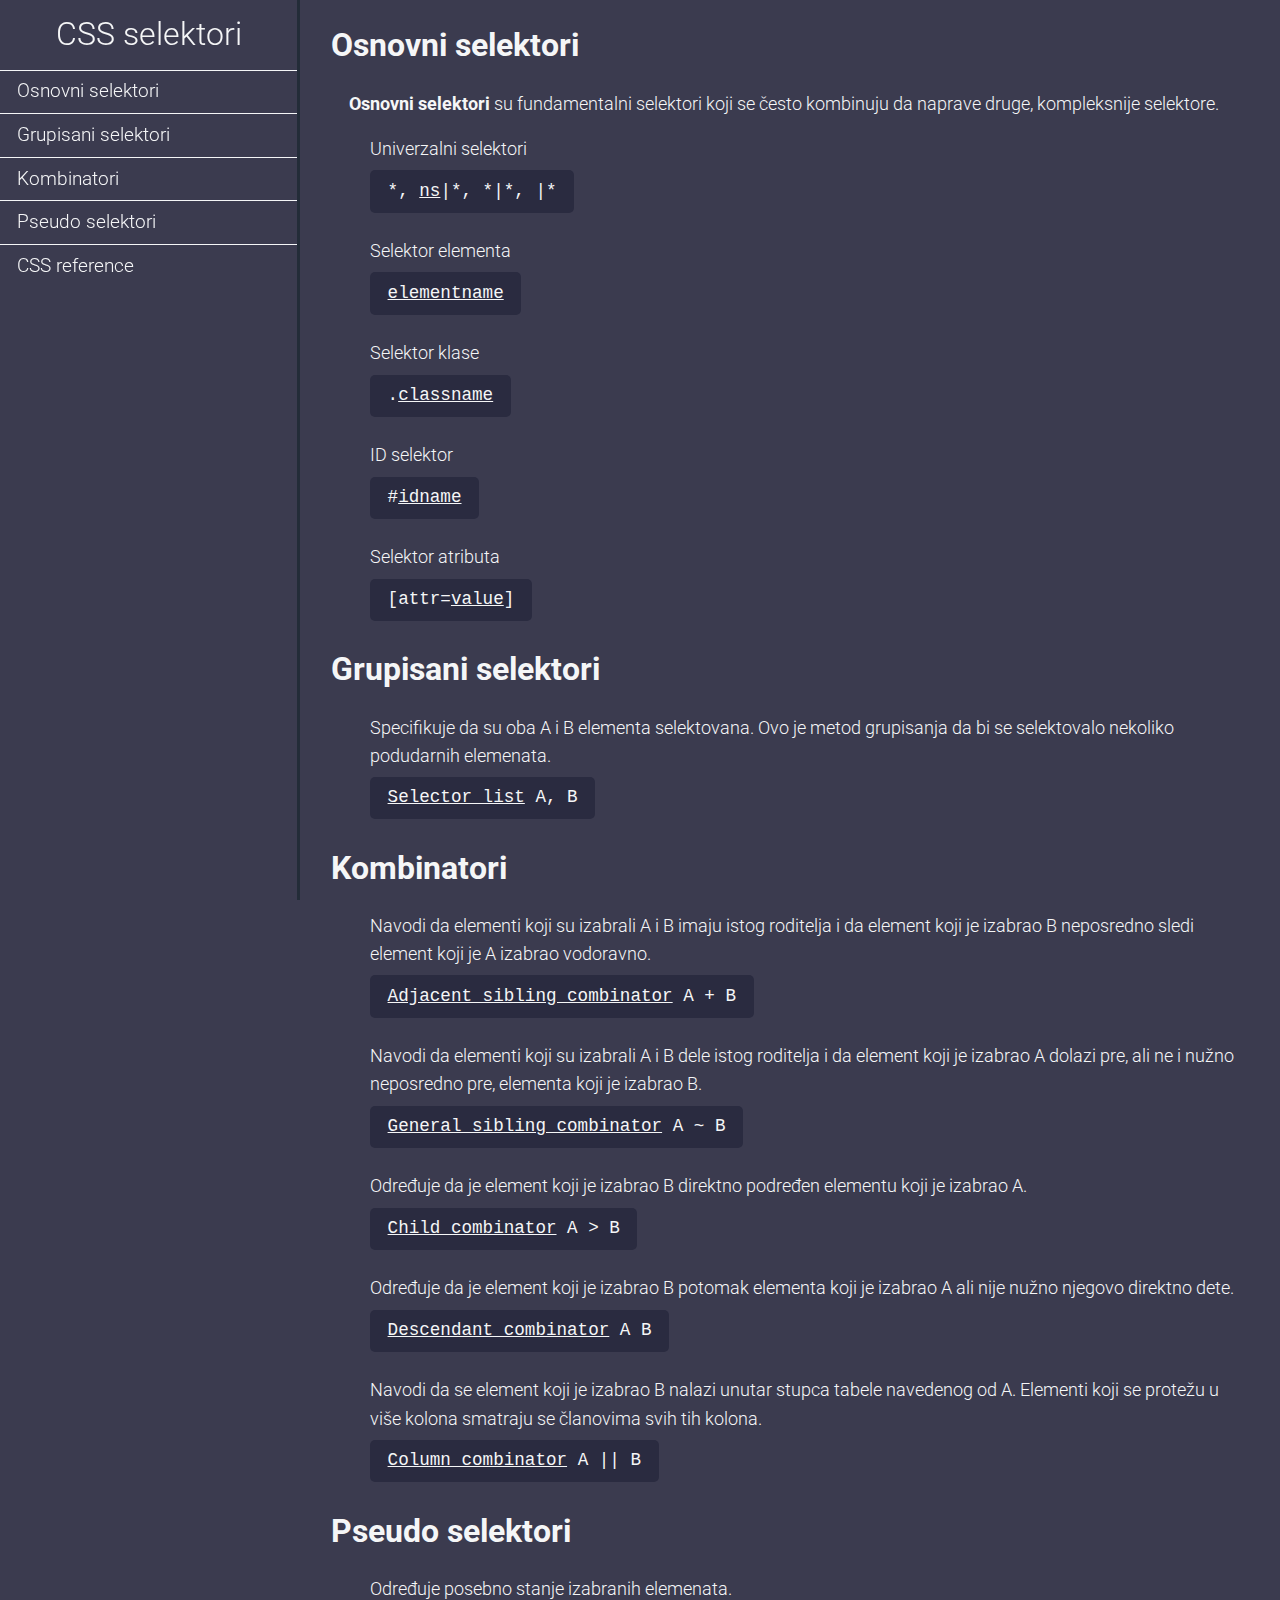
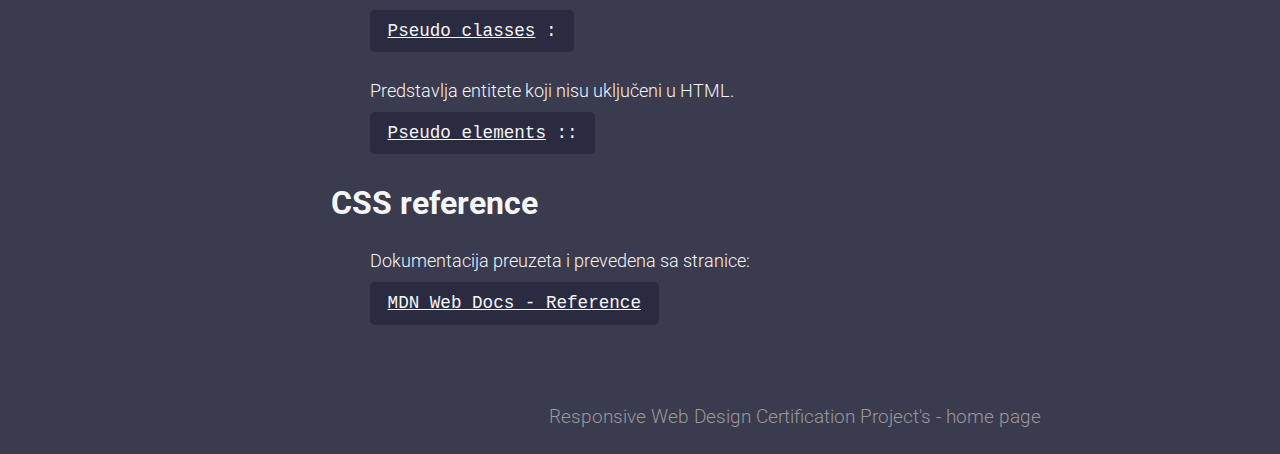
<file: responsivewebdesign/technicaldocumentationpage.html>
<!DOCTYPE html>
<html lang="en">
    
    <head>
        <meta charset="UTF-8">
        <meta http-equiv="X-UA-Compatible" content="IE=edge">
        <meta name="viewport" content="width=device-width, initial-scale=1.0">
        
        <title>Technical Documentation Page - freecodecamp.org</title>
        
        <link rel="preconnect" href="https://fonts.gstatic.com">
        <link rel="stylesheet" href="https://fonts.googleapis.com/css2?family=Roboto:wght@300;700&display=swap">
        <link rel="stylesheet" href="css/style-technicaldocumentationpage.css">
    </head>
    
    <body>
        <nav id="navbar">
            <header>CSS selektori</header>
            <ul>
                <li><a class="nav-link" href="#osnovni_selektori">Osnovni selektori</a></li>
                <li><a class="nav-link" href="#grupisani_selektori">Grupisani selektori</a></li>
                <li><a class="nav-link" href="#kombinatori">Kombinatori</a></li>
                <li><a class="nav-link" href="#pseudo_selektori">Pseudo selektori</a></li>
                <li><a class="nav-link" href="#css_reference">CSS reference</a></li>
            </ul>
        </nav>
        <main id="main-doc">
            <section class="main-section" id="osnovni_selektori">
                <header>Osnovni selektori</header>
                <article>
                    <p>
                        <strong>Osnovni selektori</strong> su fundamentalni selektori koji se često kombinuju da naprave
                        druge, kompleksnije selektore.
                    </p>
                    <ul>
                        <li>
                            <p>Univerzalni selektori</p>
                            <code>*, <u>ns</u>|*, *|*, |*</code>
                        </li>
                        <li>
                            <p>Selektor elementa</p>
                            <code><u>elementname</u></code>
                        </li>
                        <li>
                            <p>Selektor klase</p>
                            <code>.<u>classname</u></code>
                        </li>
                        <li>
                            <p>ID selektor</p>
                            <code>#<u>idname</u></code>
                        </li>
                        <li>
                            <p>Selektor atributa</p>
                            <code>[attr=<u>value</u>]</code>
                        </li>
                    </ul>
                </article>
            </section>
            <section class="main-section" id="grupisani_selektori">
                <header>Grupisani selektori</header>
                <article>
                    <ul>
                        <li>
                            <p>
                                Specifikuje da su oba A i B elementa selektovana.
                                Ovo je metod grupisanja da bi se selektovalo nekoliko podudarnih elemenata.
                            </p>
                            <code><u>Selector list</u> A, B</code>
                        </li>
                    </ul>
                </article>
            </section>
            <section class="main-section" id="kombinatori">
                <header>Kombinatori</header>
                <article>
                    <ul>
                        <li>
                            <p>
                                Navodi da elementi koji su izabrali A i B imaju istog roditelja i da element koji je izabrao B
                                neposredno sledi element koji je A izabrao vodoravno.
                            </p>
                            <code><u>Adjacent sibling combinator</u> A + B</code>
                        </li>
                        <li>
                            <p>
                                Navodi da elementi koji su izabrali A i B dele istog roditelja i da element koji je izabrao A
                                dolazi pre, ali ne i nužno neposredno pre, elementa koji je izabrao B.
                            </p>
                            <code><u>General sibling combinator</u> A ~ B</code>
                        </li>
                        <li>
                            <p>
                                Određuje da je element koji je izabrao B direktno podređen elementu koji je izabrao A.
                            </p>
                            <code><u>Child combinator</u> A > B</code>
                        </li>
                        <li>
                            <p>
                                Određuje da je element koji je izabrao B potomak elementa koji je izabrao A ali
                                nije nužno njegovo direktno dete.
                            </p>
                            <code><u>Descendant combinator</u> A B</code>
                        </li>
                        <li>
                            <p>
                                Navodi da se element koji je izabrao B nalazi unutar stupca tabele navedenog od A.
                                Elementi koji se protežu u više kolona smatraju se članovima svih tih kolona.
                            </p>
                            <code><u>Column combinator</u> A || B</code>
                        </li>
                    </ul>
                </article>
            </section>
            <section class="main-section" id="pseudo_selektori">
                <header>Pseudo selektori</header>
                <article>
                    <ul>
                        <li>
                            <p>Određuje posebno stanje izabranih elemenata.</p>
                            <code><u>Pseudo classes</u> :</code>
                        </li>
                        <li>
                            <p>Predstavlja entitete koji nisu uključeni u HTML.</p>
                            <code><u>Pseudo elements</u> ::</code>
                        </li>
                    </ul>
                </article>
            </section>
            <section class="main-section" id="css_reference">
                <header>CSS reference</header>
                <article>
                    <ul>
                        <li>
                            <p>Dokumentacija preuzeta i prevedena sa stranice:</p>
                            <code><a href="https://developer.mozilla.org/en-US/docs/Web/CSS/Reference" target="_blank"><u>MDN Web Docs - Reference</u></a></code>
                        </li>
                    </ul>
                </article>
            </section>
            <footer>
                <a href="../index.html">Responsive Web Design Certification Project's - home page</a>
            </footer>
        </main>
        
        <script src="https://cdn.freecodecamp.org/testable-projects-fcc/v1/bundle.js"></script>
    </body>

</html>
</file>
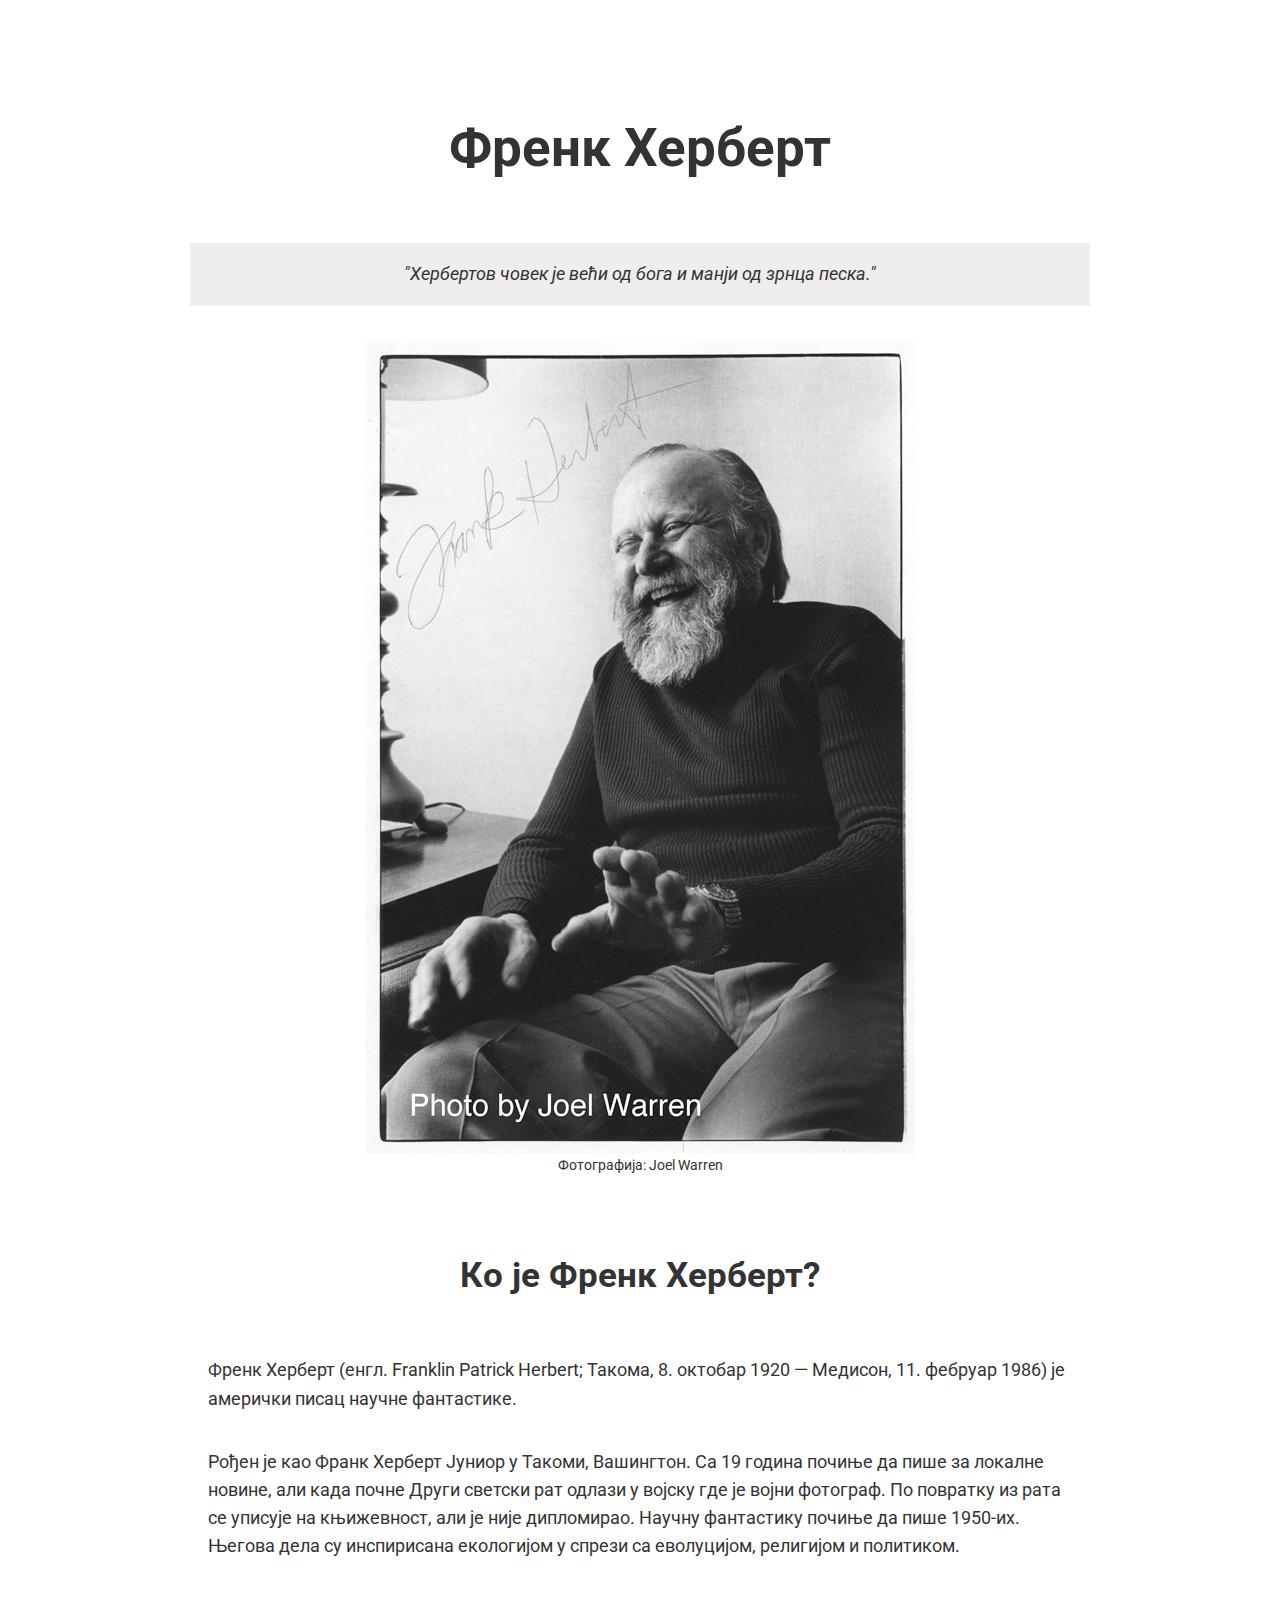
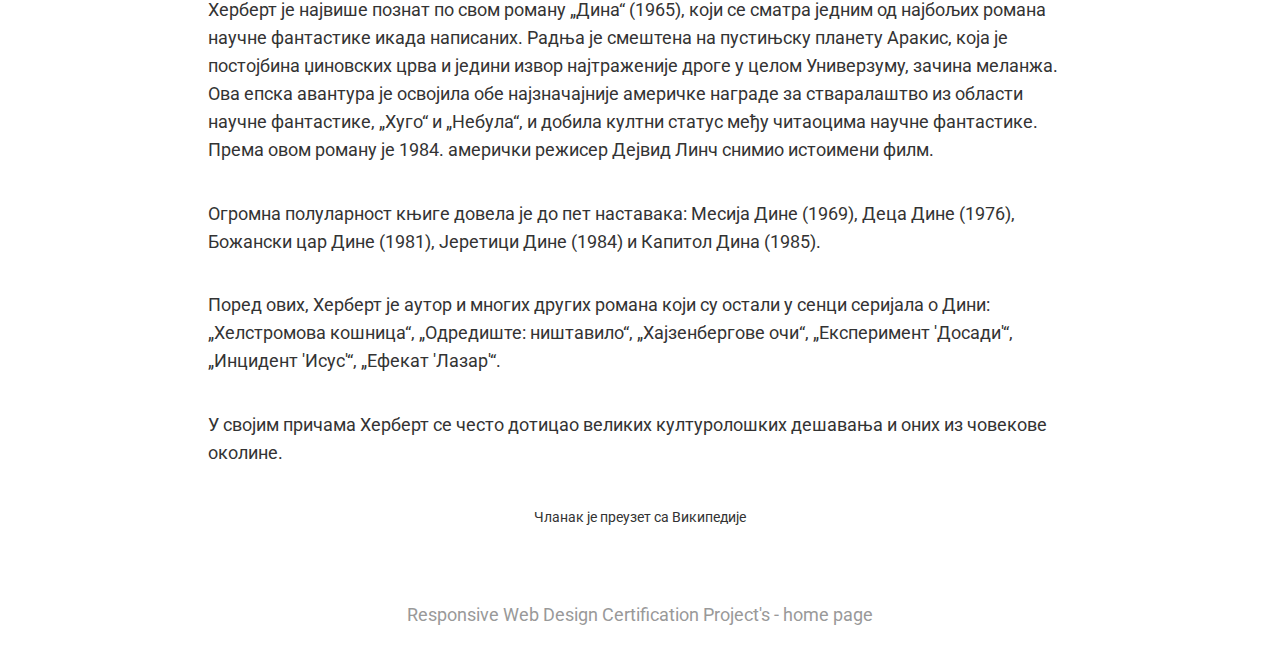
<file: responsivewebdesign/tributepage.html>
<!DOCTYPE html>

<html lang="sr">

    <head>
        <meta charset="UTF-8">
        <meta http-equiv="X-UA-Compatible" content="IE=edge">
        <meta name="viewport" content="width=device-width, initial-scale=1.0">
        
        <title>Tribute Page - freecodecamp.org</title>

        <link rel="preconnect" href="https://fonts.gstatic.com">
        <link rel="stylesheet" href="https://fonts.googleapis.com/css2?family=Roboto:ital,wght@0,300;0,700;1,300&display=swap"> 
        <link rel="stylesheet" href="css/style-tributepage.css">
    </head>
    
    <body>
        <main id="main">
            <h1 id="title">Френк Херберт</h1>
            <blockquote>"Хербертов човек је већи од бога и манји од зрнца песка."</blockquote>
            <figure id="img-div">
                <img id="image" src="img/tributepage-frank-herbert.jpg" alt="Frank Herbert">
                <figurecaption id="img-caption">
                    Фотографија: Joel Warren
                </figurecaption>
            </figure>
            <section id="tribute-info">
                <h2>Ко је Френк Херберт?</h2>
                <p>
                    Френк Херберт (енгл. Franklin Patrick Herbert; Такома, 8. октобар 1920 — Медисон, 11. фебруар 1986) је амерички писац научне фантастике.
                </p>
                <p>
                    Рођен је као Франк Херберт Јуниор у Такоми, Вашингтон.
                    Са 19 година почиње да пише за локалне новине, али када почне Други светски рат одлази у војску где је војни фотограф.
                    По повратку из рата се уписује на књижевност, али је није дипломирао. Научну фантастику почиње да пише 1950-их.
                    Његова дела су инспирисана екологијом у спрези са еволуцијом, религијом и политиком.
                </p>
                <p>
                    Херберт је највише познат по свом роману „Дина“ (1965),
                    који се сматра једним од најбољих романа научне фантастике икада написаних.
                    Радња је смештена на пустињску планету Аракис, која је постојбина џиновских црва и
                    једини извор најтраженије дроге у целом Универзуму, зачина меланжа.
                    Ова епска авантура је освојила обе најзначајније америчке награде за стваралаштво из области научне фантастике,
                    „Хуго“ и „Небула“, и добила култни статус међу читаоцима научне фантастике.
                    Према овом роману је 1984. амерички режисер Дејвид Линч снимио истоимени филм.
                </p>
                <p>
                    Огромна полуларност књиге довела је до пет наставака:
                    Месија Дине (1969), Деца Дине (1976), Божански цар Дине (1981), Јеретици Дине (1984) и Капитол Дина (1985).
                </p>
                <p>
                    Поред ових, Херберт је аутор и многих других романа који су остали у сенци серијала о Дини:
                    „Хелстромова кошница“, „Одредиште: ништавило“, „Хајзенбергове очи“, „Експеримент 'Досади'“, „Инцидент 'Исус'“, „Ефекат 'Лазар'“.
                </p>
                <p>
                    У својим причама Херберт се често дотицао великих културолошких дешавања и оних из човекове околине.
                </p>
                <p class="p-center">
                    <a id="tribute-link" href="https://sr.wikipedia.org/wiki/Френк_Херберт" target="_blank">
                        Чланак је преузет са Википедије
                    </a>
                </p>
            </section>
        </main>

        <footer>
            <a href="../index.html">Responsive Web Design Certification Project's - home page</a>
        </footer>
        <script src="https://cdn.freecodecamp.org/testable-projects-fcc/v1/bundle.js"></script>

    </body>
</html>
</file>
<file: css/style-landingpage.css>
* { margin: 0; padding: 0; }

html {
    box-sizing: border-box;
    scroll-behavior: smooth;
    scroll-padding-top: 18rem;
    font-family: 'Lato', sans-serif;
    font-size: 1.1rem;
    line-height: 1.6;
}

@media (min-width: 601px) { html { scroll-padding-top: 6rem; }}

body { margin-bottom: 5rem; }
h1 { font-size: 3rem; text-align: center; }
h2 { font-size: 1.6rem; text-align: center; }
p { margin: 1rem; }

header {
    position: fixed;
    top: 0;
    z-index: 2;
    width: 100%;
    background-color: #fff;
}

#nav-bar {
    background-color: #333;
    display: flex;
    flex-direction: column;
    justify-content: center;
}

@media (min-width: 601px) { #nav-bar { flex-direction: row; }}

#nav-bar a {
    padding: 1rem 2rem;
    text-decoration: none;
    text-align: center;
    color: #f2f2f2;
}

#nav-bar a:hover { background-color: #fff; color: #333; }

#header-img {
    display: block;
    margin: 0 auto;
    padding: 1rem;
    max-width: 150px;
}

main {
    max-width: 1000px;
    margin: 0 auto;
    margin-top: 18rem;
}

@media (min-width: 601px) { main { margin-top: 6rem; }}
article { padding-top: 2rem; }

#book-images {
    padding: 1rem;
    display: grid;
    grid-template-columns: repeat(2, 1fr);
    grid-gap: 10px 5px;
    justify-content: center;
    align-content: center;
    justify-items: center;
    align-items: center;
}

#book-images img { max-width: 100%; height: auto; }
@media (min-width: 401px) { #book-images { grid-template-columns: repeat(3, 1fr); }}
@media (min-width: 801px) { #book-images { grid-template-columns: repeat(6, 1fr); }}

#movies iframe {
    display: block;
    margin: 0 auto;
    margin-top: 2rem;
    width: 290px;
    height: 164px;
}

@media (min-width: 491px) { #movies iframe { width: 480px; height: 270px; }}
@media (min-width: 651px) { #movies iframe { width: 640px; height: 370px; }}

#form {
    padding-top: 3rem;
    display: flex;
    flex-direction: column;
    align-items: center;
}

#form input[type='email'] {
    max-width: 275px;
    width: 100%;
    margin: 5px;
    padding: 5px;
}

#form input[type='submit'] {
    max-width: 150px;
    width: 100%;
    height: 30px;
    margin: 15px 0;
    border: 0;
    background-color: #e0af70;
    font-size: 0.8rem;
    font-weight: 700;
  }

footer {
    text-align: center;
    padding: 0 1rem;
    padding-top: 3rem;
}

footer a { text-decoration: none; color: #999; }
footer a:hover { color: #222; }
</file>
<file: css/style-surveyform.css>
* {
    margin: 0;
    padding: 0;
    box-sizing: border-box;
}

html {
    background-color: #f8f0e5;
    color: #0e191a;
    font-family: 'Roboto', sans-serif;
    font-size: 1.1rem;
    font-weight: 300;
    line-height: 1.6;
    scroll-behavior: smooth;
}

h1 {
    padding: 1em 0.5rem 0.5em 0.5rem;
    font-size: 2rem;
    font-weight: 700;
    line-height: 1.2;
}

@media (min-width: 600px) {
    h1 { font-size: 3rem; }
}

#description { padding: 1em 0.5em 1em 0.5em; }

a { text-decoration: none; }
p { padding: 1em 0; }

main {
    max-width: 600px;
    margin: 0 auto;
    padding: 0.5em;
}

form {
    padding: 0.5em;
    background-color: #c8b3a0;
    border: 1px solid #0e191a;
    border-radius: 5px;
}

.form-group { padding-top: 0.4em; }

input,
button,
select,
textarea {
    margin: 0;
    padding: 0.2em 1em;
    font-family: inherit;
    font-size: inherit;
    line-height: inherit;
}

.form-control {
    width: 100%;
    height: 2.375rem;
}

.form-label {
    display: block;
    font-size: 0.8rem;
    font-weight: 700;
    letter-spacing: 1px;
}

.form-label span { font-weight: 300; }
.input-container { display: flex; flex-direction: column; }
.input-container label { padding: 0.4em 0; }

#comments {
    min-height: 120px;
    width: 100%;
    resize: vertical;
}

.submit-button {
    display: block;
    width: 100%;
    padding: 1em;
    background: #f8f0e5;
    color: #0e191a;
    border: 1px solid #0e191a;
    border-radius: 5px;
    cursor: pointer;
}

footer {
    padding: 1em;
    padding-top: 3em;
    text-align: center;
}

footer a { color: #999; }
footer a:hover { color: #222; }
</file>
<file: css/style-technicaldocumentationpage.css>
* {
    margin: 0;
    padding: 0;
    box-sizing: border-box;
}

html,
body {
    min-width: 290px;
    background-color: #3b3b4f;
    color: #f5f6f7;
    font-family: 'Roboto', sans-serif;
    font-size: 1.1rem;
    font-weight: 300;
    line-height: 1.6;
    scroll-behavior: smooth;
}

a {
    color: inherit;
    text-decoration: none;
    cursor: pointer;
}

#navbar {
    position: fixed;
    min-width: 290px;
    top: 0px;
    left: 0px;
    width: 300px;
    height: 100%;
    border-right: solid;
    border-color: #00161666;
}

header {
    margin: 0.3em;
    text-align: center;
    font-size: 1.8rem;
}

#navbar ul {
    height: 100%;
    padding: 0;
    overflow-y: auto;
    overflow-x: hidden;
}

#navbar li {
    position: relative;
    width: 100%;
    border-top: 1px solid;
    list-style: none;
}

#navbar a {
    display: block;
    padding: 0.3em 0.9em;
}

#main-doc {
    position: absolute;
    margin-left: 310px;
    padding: 1.1em;
    margin-bottom: 110px;
}

#main-doc header {
    text-align: left;
    margin: 0px;
}

section header { font-weight: 700; }
section article { margin: 1em; font-size: 1rem; }
section strong { font-weight: 700; }
section ul { list-style: none; }
section li { margin: 1em 0px 0px 1.2em; }

code {
    display: inline-block;
    margin: 0.4em 0;
    padding: 0.2em 1em;
    text-align: left;
    white-space: pre-line;
    position: relative;
    word-break: normal;
    word-wrap: normal;
    line-height: 2;
    background-color: #2a2b40;
    border-radius: 5px;
}

footer {
    text-align: center;
    padding: 0 1rem;
    padding-top: 3rem;
}

footer a { text-decoration: none; color: #999; }
footer a:hover { color: #fff; }

@media only screen and (max-width: 800px) {
    #navbar ul {
      border: 1px solid;
      height: 207px;
    }
  
    #navbar {
      position: absolute;
      top: 0;
      padding: 0;
      margin: 0;
      width: 100%;
      max-height: 275px;
      border: none;
      z-index: 1;
      border-bottom: 2px solid;
    }
  
    #main-doc {
      position: relative;
      margin-left: 0px;
      margin-top: 270px;
    }
}

@media only screen and (max-width: 400px) {
    #main-doc {
      margin-left: -10px;
    }
  
    code {
        margin-left: -20px;
        width: 100%;
        padding: 15px;
        padding-left: 10px;
        padding-right: 45px;
        min-width: 233px;
    }
}
</file>
<file: css/style-tributepage.css>
* {
    margin: 0;
    padding: 0;
    box-sizing: border-box;
}

html {
    background-color: #fff;
    color: #333;
    font-family: 'Roboto', sans-serif;
    font-size: 1.1rem;
    font-weight: 400;
    line-height: 1.6;
    scroll-behavior: smooth;
}

h1,
h2 {
    padding: 1em;
    padding-top: 2em;
    font-weight: 700;
}

h1 { font-size: 2rem; }
h2 { font-size: 1.4rem; }

@media (min-width: 600px) {
    h1 { font-size: 3rem; }
    h2 { font-size: 2rem; }
}

blockquote {
    padding: 1em;
    background-color: #eee;
    color: #333;
    font-style: italic;
}

p { padding: 1em; }
a { text-decoration: none; }

img {
    display: block;
    max-width: 100%;
    height: auto;
    margin: 0 auto;
}

main { text-align: center; }
main p { text-align: left; }

@media (min-width: 900px) {
    main {
        max-width: 900px;
        margin: 0 auto;
    }
}

#img-div {
    padding-top: 2em;
    padding-left: 0.5em;
    padding-right: 0.5em;
}

#img-caption {
    display: block;
    text-align: center;
    font-size: 0.8rem;
}

.p-center {
    text-align: center;
}

#tribute-link {
    color: #333;
    font-size: 0.8rem;
}

#tribute-link:hover {
    color: #222;
    border-bottom: 2px solid #222;
}

footer {
    padding: 1em;
    padding-top: 3em;
    text-align: center;
}

footer a { color: #999; }
footer a:hover { color: #222; }
</file>
<file: responsivewebdesign/css/style-landingpage.css>
* { margin: 0; padding: 0; }

html {
    box-sizing: border-box;
    scroll-behavior: smooth;
    scroll-padding-top: 18rem;
    font-family: 'Lato', sans-serif;
    font-size: 1.1rem;
    line-height: 1.6;
}

@media (min-width: 601px) { html { scroll-padding-top: 6rem; }}

body { margin-bottom: 5rem; }
h1 { font-size: 3rem; text-align: center; }
h2 { font-size: 1.6rem; text-align: center; }
p { margin: 1rem; }

header {
    position: fixed;
    top: 0;
    z-index: 2;
    width: 100%;
    background-color: #fff;
}

#nav-bar {
    background-color: #333;
    display: flex;
    flex-direction: column;
    justify-content: center;
}

@media (min-width: 601px) { #nav-bar { flex-direction: row; }}

#nav-bar a {
    padding: 1rem 2rem;
    text-decoration: none;
    text-align: center;
    color: #f2f2f2;
}

#nav-bar a:hover { background-color: #fff; color: #333; }

#header-img {
    display: block;
    margin: 0 auto;
    padding: 1rem;
    max-width: 150px;
}

main {
    max-width: 1000px;
    margin: 0 auto;
    margin-top: 18rem;
}

@media (min-width: 601px) { main { margin-top: 6rem; }}
article { padding-top: 2rem; }

#book-images {
    padding: 1rem;
    display: grid;
    grid-template-columns: repeat(2, 1fr);
    grid-gap: 10px 5px;
    justify-content: center;
    align-content: center;
    justify-items: center;
    align-items: center;
}

#book-images img { max-width: 100%; height: auto; }
@media (min-width: 401px) { #book-images { grid-template-columns: repeat(3, 1fr); }}
@media (min-width: 801px) { #book-images { grid-template-columns: repeat(6, 1fr); }}

#movies iframe {
    display: block;
    margin: 0 auto;
    margin-top: 2rem;
    width: 290px;
    height: 164px;
}

@media (min-width: 491px) { #movies iframe { width: 480px; height: 270px; }}
@media (min-width: 651px) { #movies iframe { width: 640px; height: 370px; }}

#form {
    padding-top: 3rem;
    display: flex;
    flex-direction: column;
    align-items: center;
}

#form input[type='email'] {
    max-width: 275px;
    width: 100%;
    margin: 5px;
    padding: 5px;
}

#form input[type='submit'] {
    max-width: 150px;
    width: 100%;
    height: 30px;
    margin: 15px 0;
    border: 0;
    background-color: #e0af70;
    font-size: 0.8rem;
    font-weight: 700;
  }

footer {
    text-align: center;
    padding: 0 1rem;
    padding-top: 3rem;
}

footer a { text-decoration: none; color: #999; }
footer a:hover { color: #222; }
</file>
<file: responsivewebdesign/css/style-surveyform.css>
* {
    margin: 0;
    padding: 0;
    box-sizing: border-box;
}

html {
    background-color: #f8f0e5;
    color: #0e191a;
    font-family: 'Roboto', sans-serif;
    font-size: 1.1rem;
    font-weight: 300;
    line-height: 1.6;
    scroll-behavior: smooth;
}

h1 {
    padding: 1em 0.5rem 0.5em 0.5rem;
    font-size: 2rem;
    font-weight: 700;
    line-height: 1.2;
}

@media (min-width: 600px) {
    h1 { font-size: 3rem; }
}

#description { padding: 1em 0.5em 1em 0.5em; }

a { text-decoration: none; }
p { padding: 1em 0; }

main {
    max-width: 600px;
    margin: 0 auto;
    padding: 0.5em;
}

form {
    padding: 0.5em;
    background-color: #c8b3a0;
    border: 1px solid #0e191a;
    border-radius: 5px;
}

.form-group { padding-top: 0.4em; }

input,
button,
select,
textarea {
    margin: 0;
    padding: 0.2em 1em;
    font-family: inherit;
    font-size: inherit;
    line-height: inherit;
}

.form-control {
    width: 100%;
    height: 2.375rem;
}

.form-label {
    display: block;
    font-size: 0.8rem;
    font-weight: 700;
    letter-spacing: 1px;
}

.form-label span { font-weight: 300; }
.input-container { display: flex; flex-direction: column; }
.input-container label { padding: 0.4em 0; }

#comments {
    min-height: 120px;
    width: 100%;
    resize: vertical;
}

.submit-button {
    display: block;
    width: 100%;
    padding: 1em;
    background: #f8f0e5;
    color: #0e191a;
    border: 1px solid #0e191a;
    border-radius: 5px;
    cursor: pointer;
}

footer {
    padding: 1em;
    padding-top: 3em;
    text-align: center;
}

footer a { color: #999; }
footer a:hover { color: #222; }
</file>
<file: responsivewebdesign/css/style-technicaldocumentationpage.css>
* {
    margin: 0;
    padding: 0;
    box-sizing: border-box;
}

html,
body {
    min-width: 290px;
    background-color: #3b3b4f;
    color: #f5f6f7;
    font-family: 'Roboto', sans-serif;
    font-size: 1.1rem;
    font-weight: 300;
    line-height: 1.6;
    scroll-behavior: smooth;
}

a {
    color: inherit;
    text-decoration: none;
    cursor: pointer;
}

#navbar {
    position: fixed;
    min-width: 290px;
    top: 0px;
    left: 0px;
    width: 300px;
    height: 100%;
    border-right: solid;
    border-color: #00161666;
}

header {
    margin: 0.3em;
    text-align: center;
    font-size: 1.8rem;
}

#navbar ul {
    height: 100%;
    padding: 0;
    overflow-y: auto;
    overflow-x: hidden;
}

#navbar li {
    position: relative;
    width: 100%;
    border-top: 1px solid;
    list-style: none;
}

#navbar a {
    display: block;
    padding: 0.3em 0.9em;
}

#main-doc {
    position: absolute;
    margin-left: 310px;
    padding: 1.1em;
    margin-bottom: 110px;
}

#main-doc header {
    text-align: left;
    margin: 0px;
}

section header { font-weight: 700; }
section article { margin: 1em; font-size: 1rem; }
section strong { font-weight: 700; }
section ul { list-style: none; }
section li { margin: 1em 0px 0px 1.2em; }

code {
    display: inline-block;
    margin: 0.4em 0;
    padding: 0.2em 1em;
    text-align: left;
    white-space: pre-line;
    position: relative;
    word-break: normal;
    word-wrap: normal;
    line-height: 2;
    background-color: #2a2b40;
    border-radius: 5px;
}

footer {
    text-align: center;
    padding: 0 1rem;
    padding-top: 3rem;
}

footer a { text-decoration: none; color: #999; }
footer a:hover { color: #fff; }

@media only screen and (max-width: 800px) {
    #navbar ul {
      border: 1px solid;
      height: 207px;
    }
  
    #navbar {
      position: absolute;
      top: 0;
      padding: 0;
      margin: 0;
      width: 100%;
      max-height: 275px;
      border: none;
      z-index: 1;
      border-bottom: 2px solid;
    }
  
    #main-doc {
      position: relative;
      margin-left: 0px;
      margin-top: 270px;
    }
}

@media only screen and (max-width: 400px) {
    #main-doc {
      margin-left: -10px;
    }
  
    code {
        margin-left: -20px;
        width: 100%;
        padding: 15px;
        padding-left: 10px;
        padding-right: 45px;
        min-width: 233px;
    }
}
</file>
<file: responsivewebdesign/css/style-tributepage.css>
* {
    margin: 0;
    padding: 0;
    box-sizing: border-box;
}

html {
    background-color: #fff;
    color: #333;
    font-family: 'Roboto', sans-serif;
    font-size: 1.1rem;
    font-weight: 400;
    line-height: 1.6;
    scroll-behavior: smooth;
}

h1,
h2 {
    padding: 1em;
    padding-top: 2em;
    font-weight: 700;
}

h1 { font-size: 2rem; }
h2 { font-size: 1.4rem; }

@media (min-width: 600px) {
    h1 { font-size: 3rem; }
    h2 { font-size: 2rem; }
}

blockquote {
    padding: 1em;
    background-color: #eee;
    color: #333;
    font-style: italic;
}

p { padding: 1em; }
a { text-decoration: none; }

img {
    display: block;
    max-width: 100%;
    height: auto;
    margin: 0 auto;
}

main { text-align: center; }
main p { text-align: left; }

@media (min-width: 900px) {
    main {
        max-width: 900px;
        margin: 0 auto;
    }
}

#img-div {
    padding-top: 2em;
    padding-left: 0.5em;
    padding-right: 0.5em;
}

#img-caption {
    display: block;
    text-align: center;
    font-size: 0.8rem;
}

.p-center {
    text-align: center;
}

#tribute-link {
    color: #333;
    font-size: 0.8rem;
}

#tribute-link:hover {
    color: #222;
    border-bottom: 2px solid #222;
}

footer {
    padding: 1em;
    padding-top: 3em;
    text-align: center;
}

footer a { color: #999; }
footer a:hover { color: #222; }
</file>
